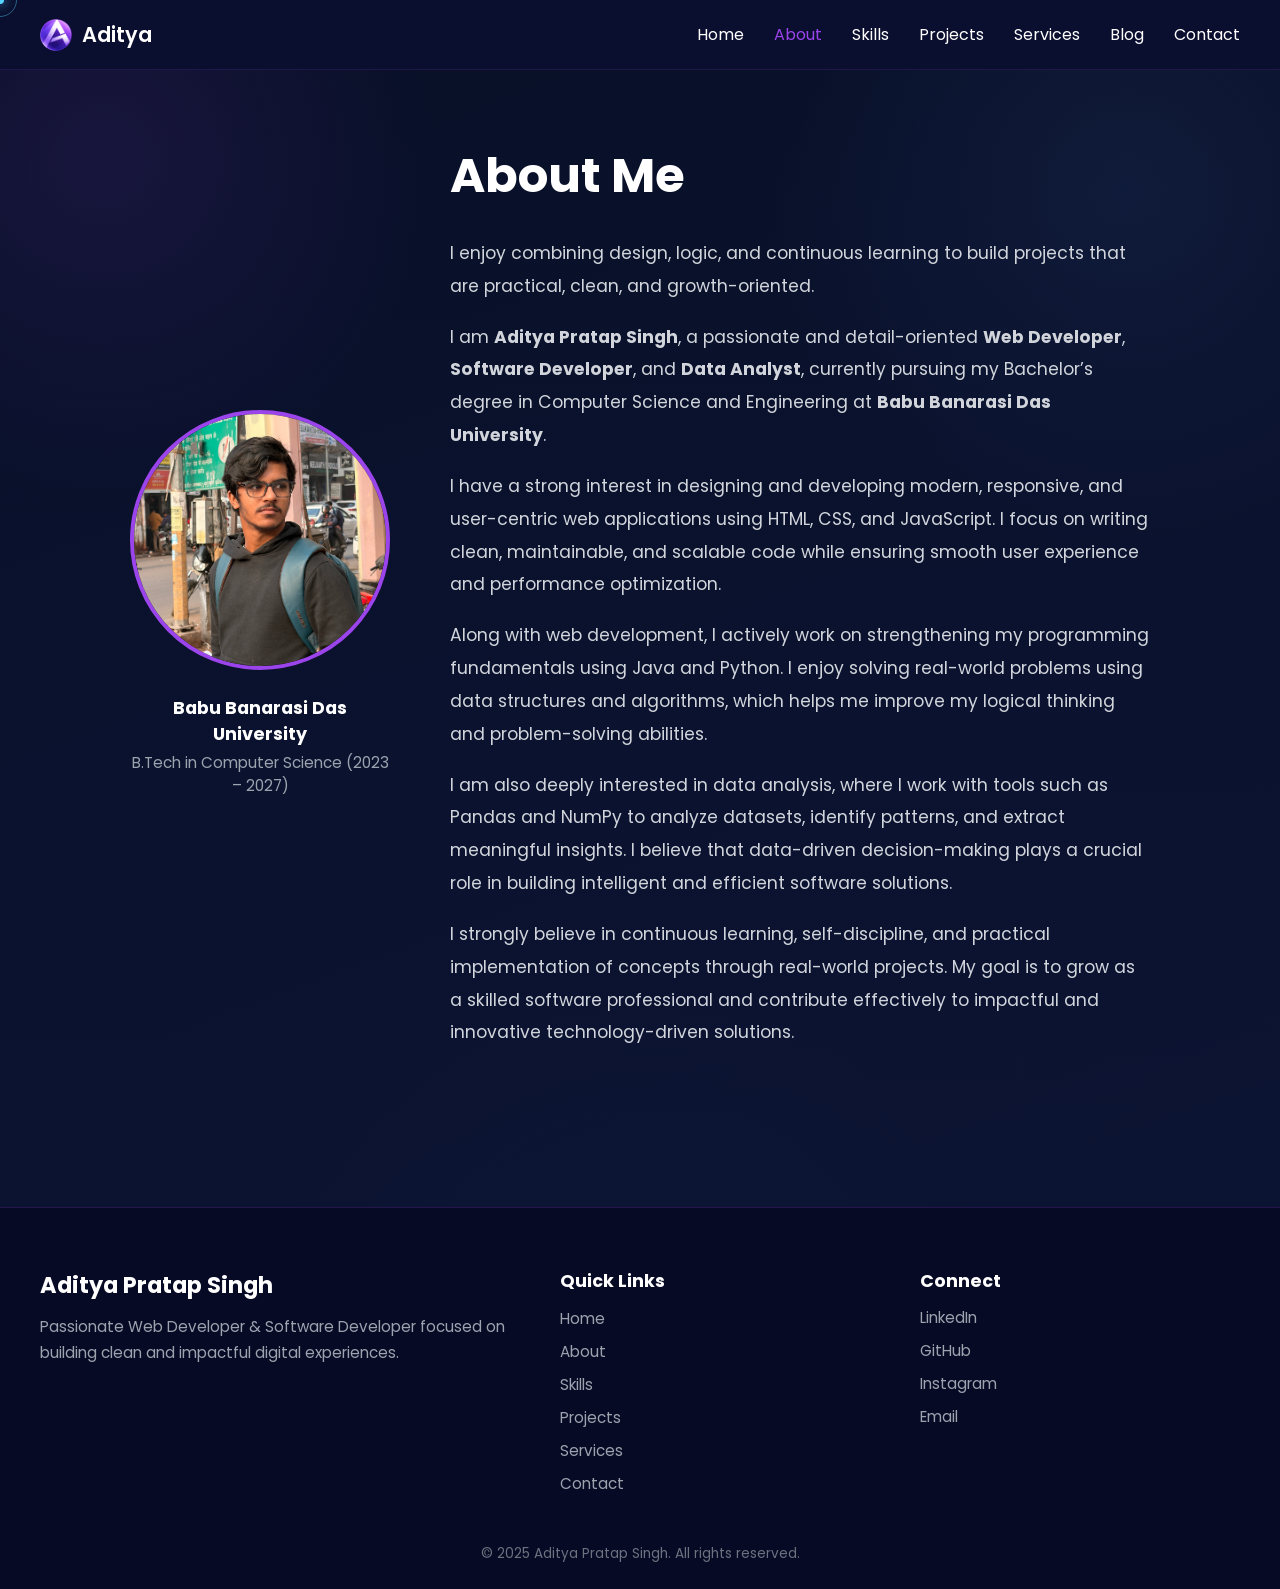
<file: about.html>
<!DOCTYPE html>
<html lang="en">
<head>
  <meta charset="UTF-8">
  <meta name="viewport" content="width=device-width, initial-scale=1.0">
  <title>About Me | Aditya</title>
  <meta name="description" content="Learn more about Aditya Pratap Singh, a Computer Science student focused on web development, software engineering, AI projects, and data analysis.">
  <link href="https://fonts.googleapis.com/css2?family=Poppins:wght@400;600;700&display=swap" rel="stylesheet">
  <link rel="stylesheet" href="style.css">
  <style>
 
/* ===== SCROLL REVEAL ===== */
.reveal {
  opacity: 0;
  transform: translateY(60px);
  transition: all 0.9s ease;
}

.reveal.active {
  opacity: 1;
  transform: translateY(0);
}
/* ===== CUSTOM CURSOR (SAFE) ===== */

@media (hover: hover) and (pointer: fine) {
  html, body {
    cursor: none;
  }
}

    .cursor-dot {
      position: fixed;
      width: 8px;
      height: 8px;
      background: #56d6ff;
      border-radius: 50%;
      pointer-events: none;
      transform: translate(-50%, -50%);
      z-index: 9999;
      box-shadow: 0 0 12px rgba(86, 214, 255, 0.85);
      transition: transform 0.08s ease, width 0.2s ease, height 0.2s ease, background 0.2s ease;
    }
    .cursor-ring {
      width: 34px;
      height: 34px;
      border: 1.5px solid rgba(86, 214, 255, 0.42);
      border-radius: 50%;
      position: fixed;
      pointer-events: none;
      transform: translate(-50%, -50%);
      z-index: 9998;
      transition: transform 0.18s ease, width 0.28s ease, height 0.28s ease, border-color 0.2s ease;
    }
    .cursor-dot.hover {
      width: 16px;
      height: 16px;
      background: #5cf0b2;
      box-shadow: 0 0 18px rgba(92, 240, 178, 0.75);
    }
    .cursor-ring.hover {
      width: 54px;
      height: 54px;
      border-color: rgba(92, 240, 178, 0.35);
    }

    @media (max-width: 768px) {
      .skills-title {
        font-size: 2.2rem;
      }
    }

    @media (hover: none), (pointer: coarse) {
      .cursor-dot, .cursor-ring {
        display: none;
      }
    }

/* ================= FOOTER ================= */

.footer {
  background: #070a24;
  color: #d1d5db;
  padding: 60px 40px 25px;
  border-top: 1px solid rgba(155, 68, 236, 0.2);
}

.footer-container {
  max-width: 1200px;
  margin: auto;
  display: grid;
  grid-template-columns: 1.5fr 1fr 1fr;
  gap: 40px;
}

/* LEFT */
.footer-left h3 {
  color: white;
  font-size: 1.4rem;
  margin-bottom: 12px;
}

.footer-left p {
  font-size: 0.95rem;
  line-height: 1.7;
  color: #9ca3af;
}

/* CENTER */
.footer-links h4,
.footer-social h4 {
  font-size: 1.1rem;
  margin-bottom: 12px;
  color: white;
}

.footer-links ul {
  list-style: none;
}

.footer-links ul li {
  margin-bottom: 8px;
}

.footer-links ul li a {
  text-decoration: none;
  color: #9ca3af;
  font-size: 0.95rem;
  transition: 0.3s;
}

.footer-links ul li a:hover {
  color: #9b44ec;
  padding-left: 4px;
}

/* RIGHT */
.social-icons {
  display: flex;
  flex-direction: column;
  gap: 10px;
}

.social-icons a {
  text-decoration: none;
  color: #9ca3af;
  font-size: 0.95rem;
  transition: 0.3s;
}

.social-icons a:hover {
  color: #9b44ec;
}

/* BOTTOM */
.footer-bottom {
  margin-top: 40px;
  text-align: center;
  font-size: 0.85rem;
  color: #6b7280;
}

/* RESPONSIVE */
@media (max-width: 900px) {
  .footer-container {
    grid-template-columns: 1fr;
    text-align: center;
  }

  .social-icons {
    align-items: center;
  }
}
  .logo a {
  color: white;          /* text white */
  text-decoration: none; /* underline remove */
}
.logo a:hover {
  color: #9b44ec;
}
.logo-link {
  display: flex;
  align-items: center;
  gap: 10px;
  text-decoration: none;
}

.logo-text {
  color: white;
  font-size: 1.3rem;
  font-weight: 600;
  transition: color 0.3s ease;
}

/* 🔥 HOVER WORKING FIX */
.logo-link:hover .logo-text {
  color: #9b44ec;
}

.logo-img {
  width: 32px;
  height: 32px;
  border-radius: 50%;
  object-fit: cover;
}



  </style>
</head>

<body>


<!-- NAVBAR (SAME AS HOME) -->
<!-- NAVBAR -->
<nav class="navbar">
 <div class="logo">
  <a href="index.html" class="logo-link">
    <img src="logo.png" alt="logo" class="logo-img">
    <span class="logo-text">Aditya</span>
  </a>
</div>



  <ul class="nav-links">
    <li><a href="index.html">Home</a></li>
    <li><a href="about.html" class="active">About</a></li>
    <li><a href="skills.html">Skills</a></li>
    <li><a href="projects.html">Projects</a></li>
    <li><a href="services.html">Services</a></li>
    <li><a href="blog.html">Blog</a></li>
    <li><a href="contact.html">Contact</a></li>
  </ul>

  <div class="hamburger" onclick="toggleMenu()">
    <span></span>
    <span></span>
    <span></span>
  </div>
</nav>


<!-- ABOUT DETAIL SECTION -->
<section class="about-page">
  <div class="about-container ">

    <!-- LEFT IMAGE -->
    <div class="about-image">
      <img src="aps.JPG" alt="Aditya Pratap Singh">
      <h4 class="reveal" >Babu Banarasi Das University</h4>
      <p class="reveal">B.Tech in Computer Science (2023 – 2027)</p>
    </div>

    <!-- RIGHT CONTENT -->
    <div class="about-content">
  <h2 class="reveal">About Me</h2>
  <p class="reveal">
    I enjoy combining design, logic, and continuous learning to build projects that are practical, clean, and growth-oriented.
  </p>

  <p class="reveal">
    I am <strong>Aditya Pratap Singh</strong>, a passionate and detail-oriented
    <strong>Web Developer</strong>, <strong>Software Developer</strong>, and
    <strong>Data Analyst</strong>, currently pursuing my Bachelor’s degree in
    Computer Science and Engineering at
    <strong>Babu Banarasi Das University</strong>.
  </p>

  <p class="reveal">
    I have a strong interest in designing and developing modern, responsive,
    and user-centric web applications using HTML, CSS, and JavaScript.
    I focus on writing clean, maintainable, and scalable code while ensuring
    smooth user experience and performance optimization.
  </p>

  <p class="reveal">
    Along with web development, I actively work on strengthening my programming
    fundamentals using Java and Python. I enjoy solving real-world problems
    using data structures and algorithms, which helps me improve my logical
    thinking and problem-solving abilities.
  </p>

  <p class="reveal">
    I am also deeply interested in data analysis, where I work with tools such
    as Pandas and NumPy to analyze datasets, identify patterns, and extract
    meaningful insights. I believe that data-driven decision-making plays a
    crucial role in building intelligent and efficient software solutions.
  </p>

  <p class="reveal">
    I strongly believe in continuous learning, self-discipline, and practical
    implementation of concepts through real-world projects. My goal is to grow
    as a skilled software professional and contribute effectively to impactful
    and innovative technology-driven solutions.
  </p>

  
</div>

</section>
<!-- ================= FOOTER ================= -->
<footer class="footer">
  <div class="footer-container">

    <!-- LEFT -->
    <div class="footer-left">
      <h3>Aditya Pratap Singh</h3>
      <p>
        Passionate Web Developer & Software Developer  
        focused on building clean and impactful digital experiences.
      </p>
    </div>

    <!-- CENTER -->
    <div class="footer-links">
      <h4>Quick Links</h4>
      <ul>
        <li><a href="index.html">Home</a></li>
        <li><a href="about.html">About</a></li>
        <li><a href="skills.html">Skills</a></li>
        <li><a href="projects.html">Projects</a></li>
        <li><a href="services.html">Services</a></li>
        <li><a href="contact.html">Contact</a></li>
      </ul>
    </div>

    <!-- RIGHT -->
    <div class="footer-social">
      <h4>Connect</h4>
      <div class="social-icons">
        <a href="https://www.linkedin.com/in/aditya-pratap-singh-2380bb29a/" target="_blank" rel="noopener noreferrer">LinkedIn</a>
        <a href="https://github.com/Adityaps18" target="_blank" rel="noopener noreferrer">GitHub</a>
        <a href="https://www.instagram.com/aditya_18ps/?__pwa=1" target="_blank" rel="noopener noreferrer">Instagram</a>
        <a href="mailto:pratapsinghaditya380@gmail.com">Email</a>
      </div>
    </div>

  </div>

  <div class="footer-bottom">
    © 2025 Aditya Pratap Singh. All rights reserved.
  </div>
</footer>

<script>
  function toggleMenu() {
    document.querySelector('.nav-links').classList.toggle('active');
  }
</script>
<script>
  const reveals = document.querySelectorAll('.reveal');

  function revealOnScroll() {
    const windowHeight = window.innerHeight;

    reveals.forEach(el => {
      const elementTop = el.getBoundingClientRect().top;
      const revealPoint = 120;

      if (elementTop < windowHeight - revealPoint) {
        el.classList.add('active');
      }
    });
  }

  window.addEventListener('scroll', revealOnScroll);
  revealOnScroll();
</script>
<!-- CURSOR -->
<div class="cursor-dot"></div>
<div class="cursor-ring"></div>

<!-- CURSOR SCRIPT -->
<script>
  const cursor = document.querySelector('.cursor-dot');
  const cursorRing = document.querySelector('.cursor-ring');
  let mouseX = 0;
  let mouseY = 0;
  let ringX = 0;
  let ringY = 0;

  document.addEventListener('mousemove', (e) => {
    mouseX = e.clientX;
    mouseY = e.clientY;
    cursor.style.left = mouseX + 'px';
    cursor.style.top = mouseY + 'px';
  });

  (function animateRing() {
    ringX += (mouseX - ringX) * 0.16;
    ringY += (mouseY - ringY) * 0.16;
    cursorRing.style.left = ringX + 'px';
    cursorRing.style.top = ringY + 'px';
    requestAnimationFrame(animateRing);
  })();

  document.querySelectorAll('a, button, .about-image img, .contact-item, .skill-card, .project-card').forEach(el => {
    el.addEventListener('mouseenter', () => {
      cursor.classList.add('hover');
      cursorRing.classList.add('hover');
    });
    el.addEventListener('mouseleave', () => {
      cursor.classList.remove('hover');
      cursorRing.classList.remove('hover');
    });
  });
</script>



</body>
</html>
</file>
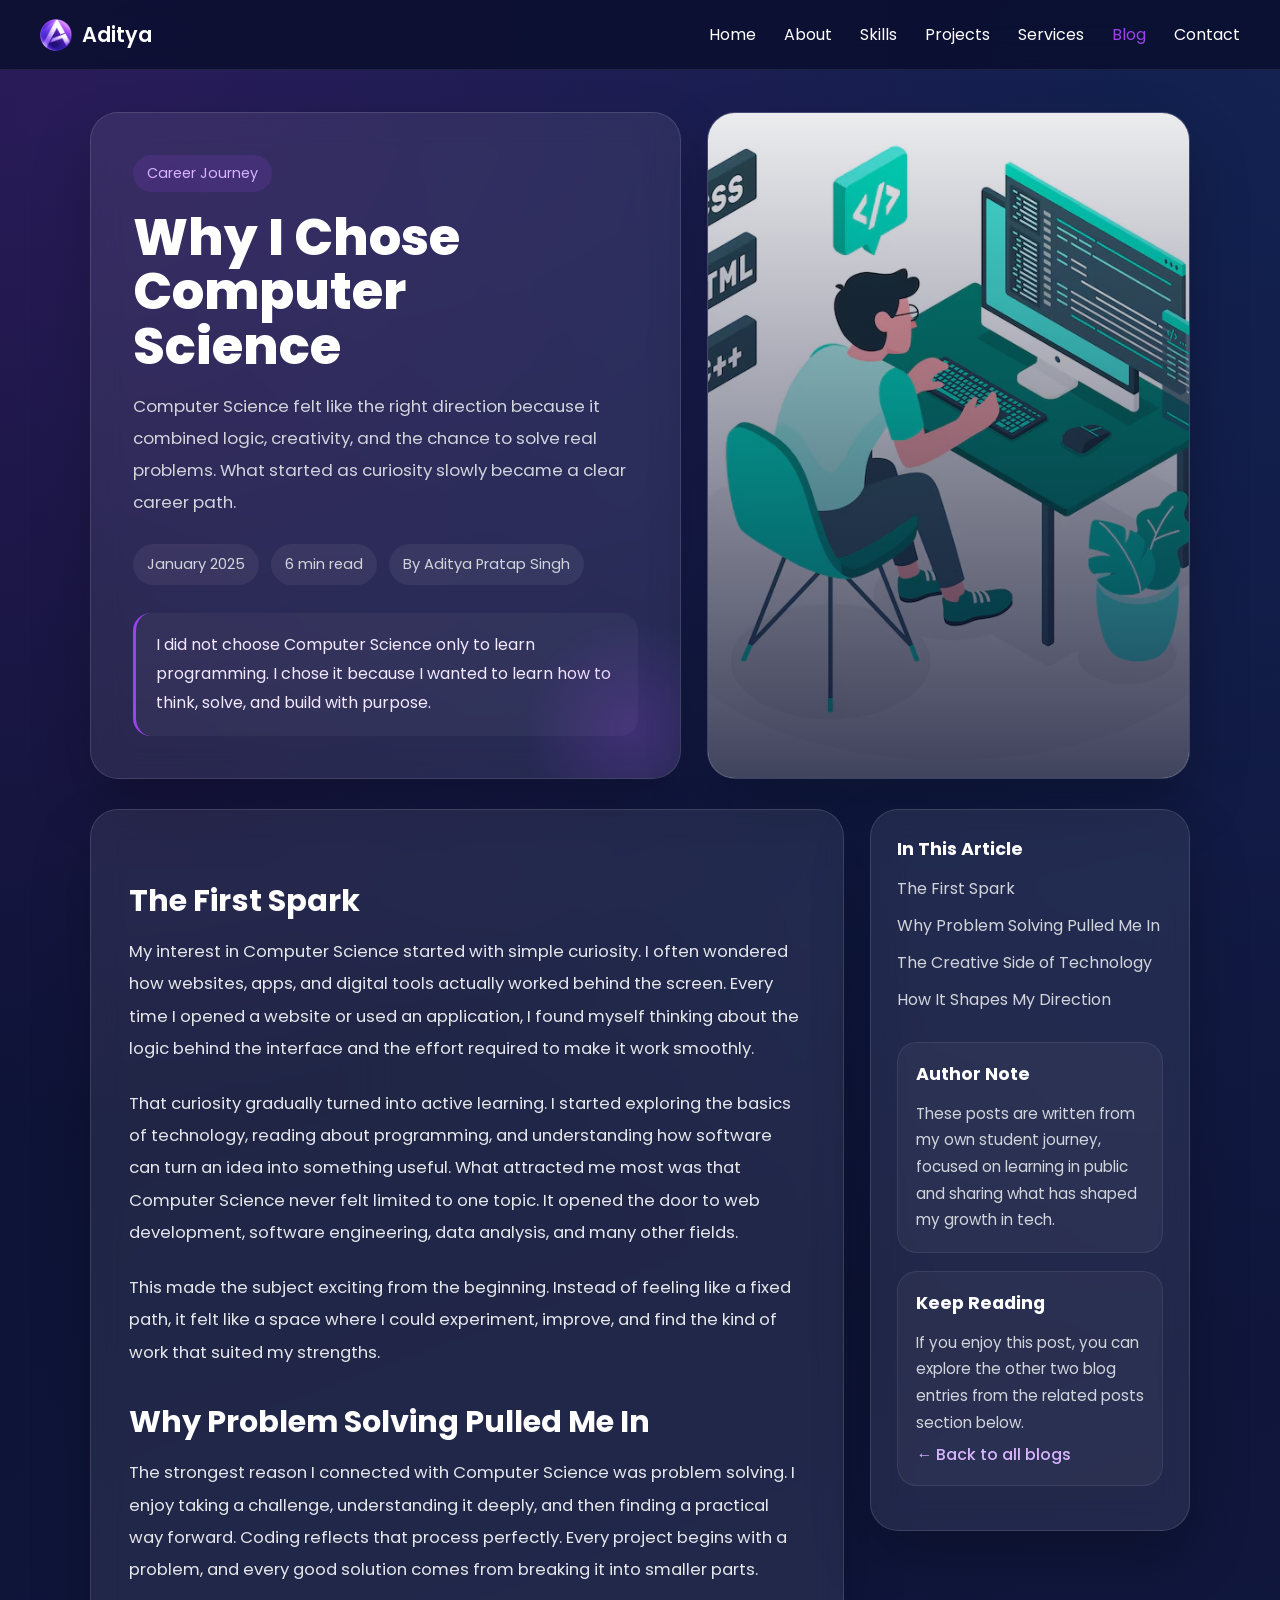
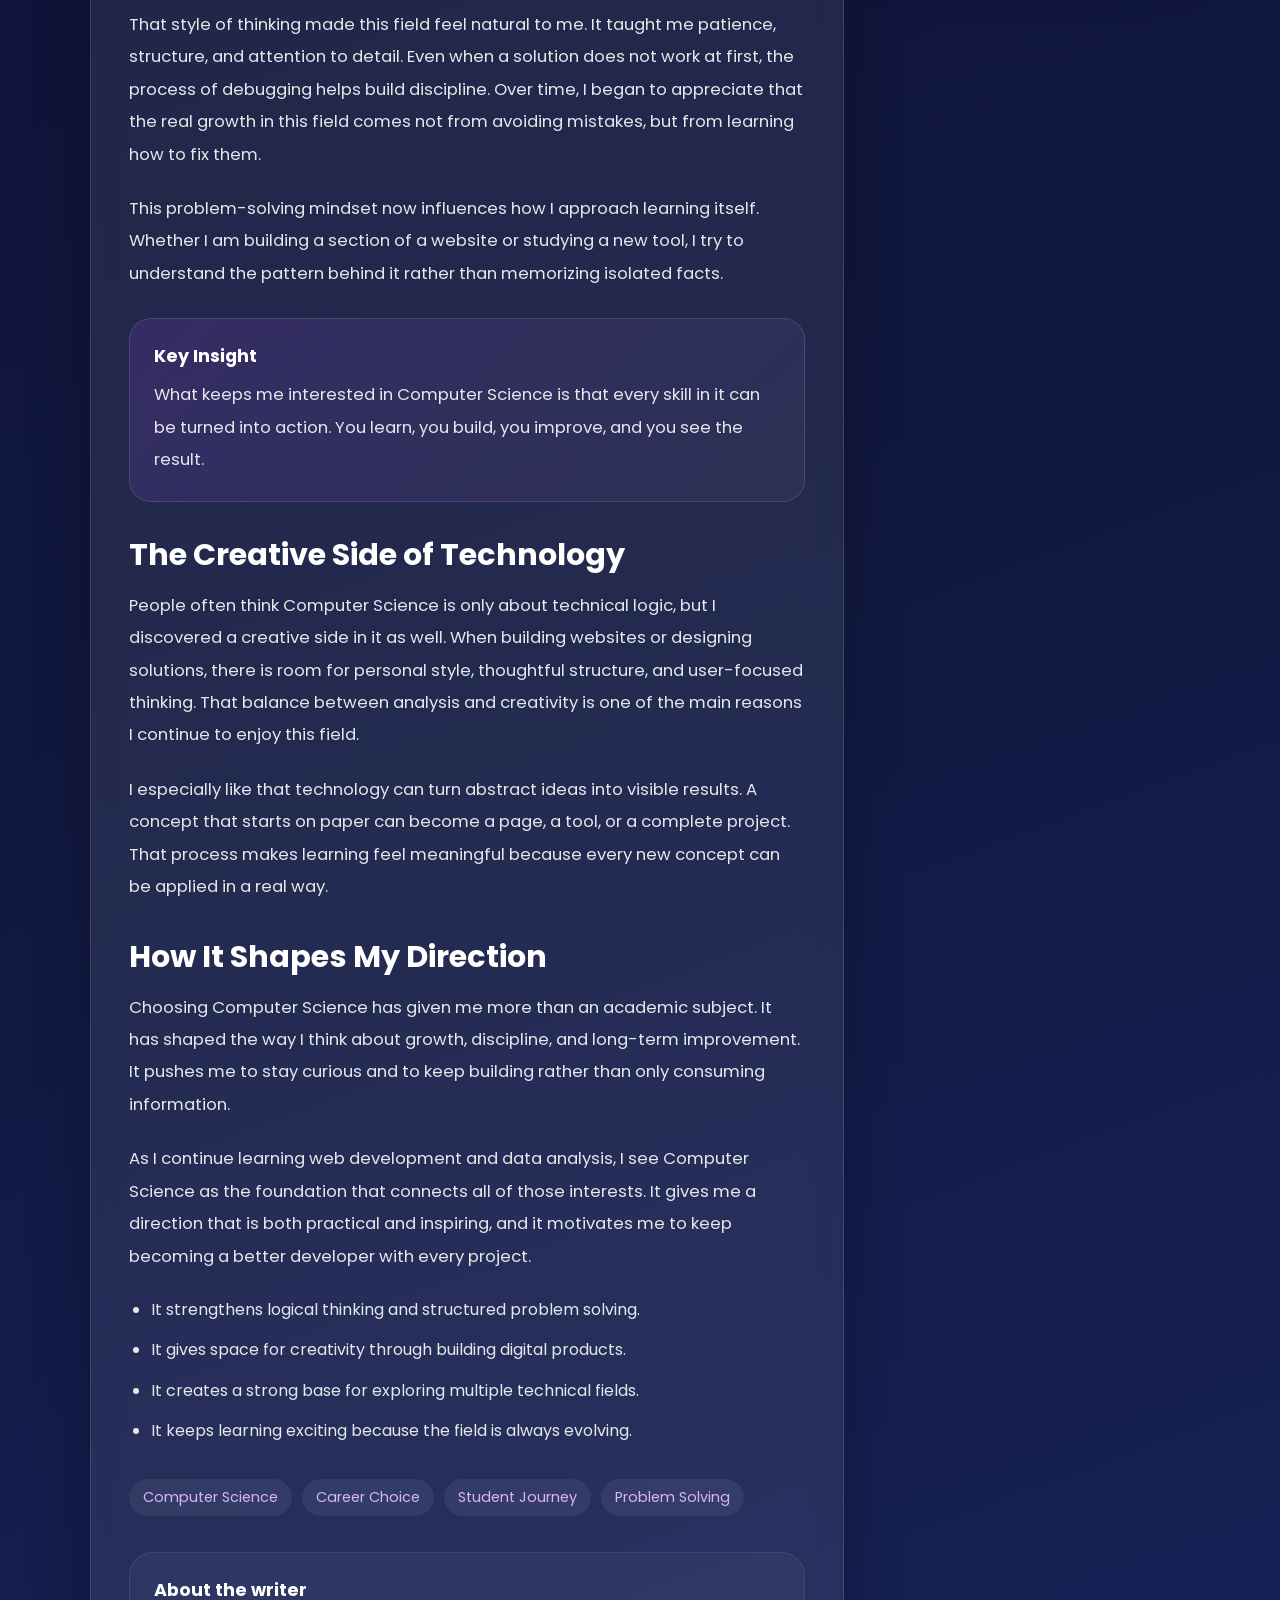
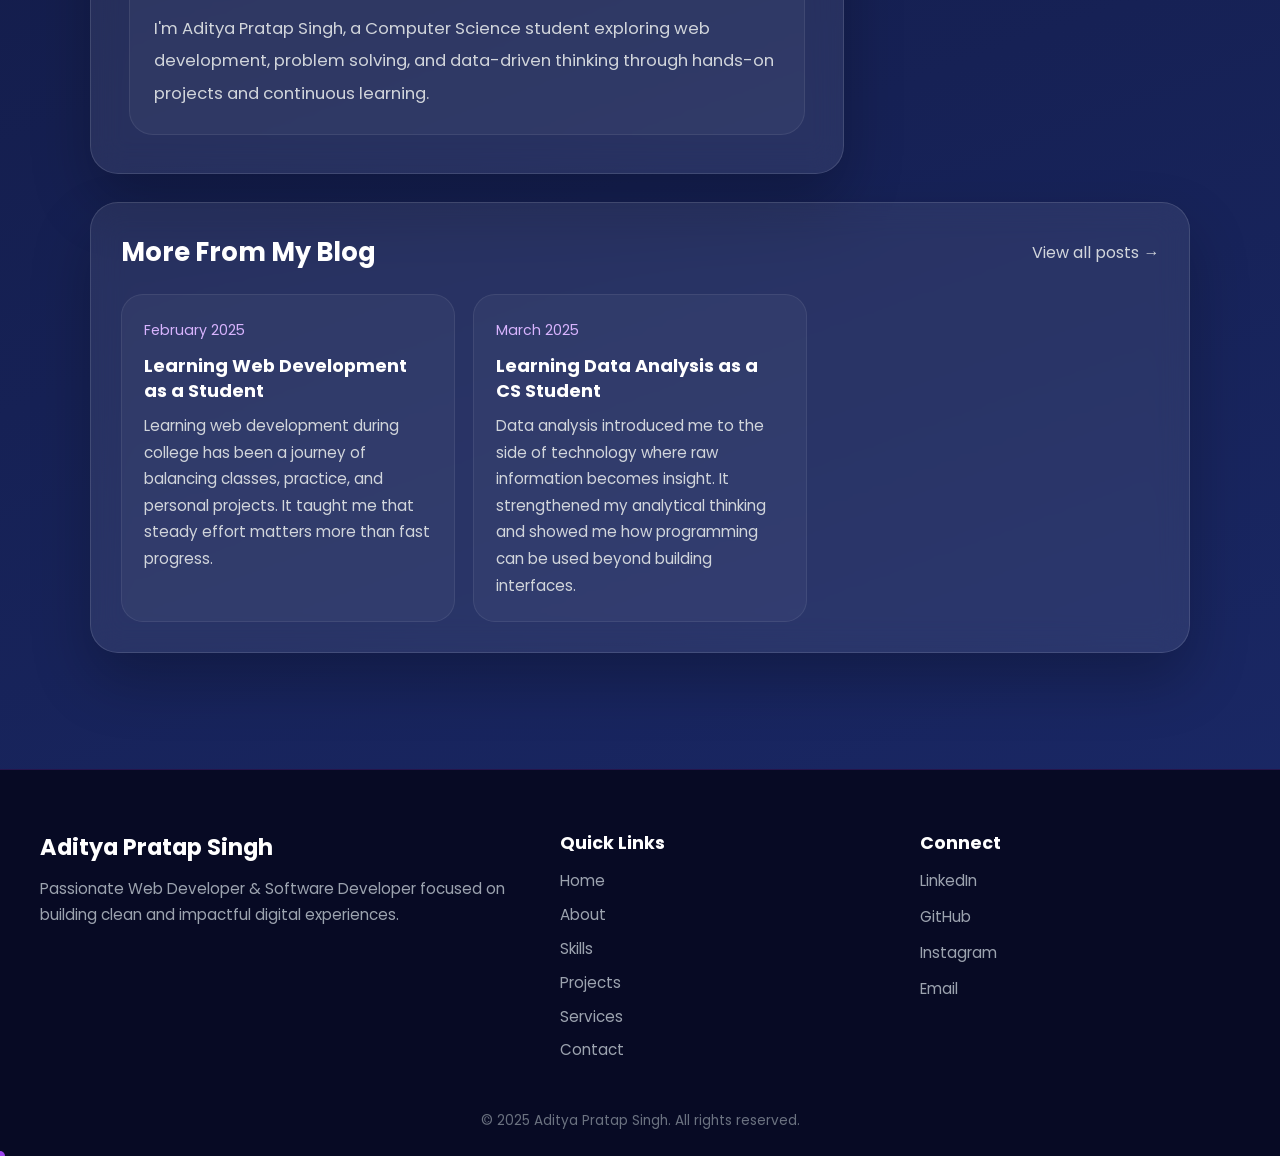
<file: blog-detail.html>
<!DOCTYPE html>
<html lang="en">
<head>
  <meta charset="UTF-8">
  <meta name="viewport" content="width=device-width, initial-scale=1.0">
  <title>Blog Details | Aditya</title>
  <meta name="description" content="Detailed blog articles by Aditya Pratap Singh covering computer science, web development, and data analysis from a student builder perspective.">
  <link href="https://fonts.googleapis.com/css2?family=Poppins:wght@400;500;600;700;800&display=swap" rel="stylesheet">
  <style>
    * { margin: 0; padding: 0; box-sizing: border-box; }
    :root {
      --bg-primary: #0b0f2f;
      --bg-secondary: #11183f;
      --bg-accent: #1b2a6b;
      --card-bg: rgba(255, 255, 255, 0.08);
      --card-border: rgba(255, 255, 255, 0.12);
      --text-main: #ffffff;
      --text-soft: #d1d5db;
      --text-muted: #9ca3af;
      --accent: #9b44ec;
      --accent-soft: #d8b4fe;
      --shadow: 0 28px 60px rgba(0, 0, 0, 0.24);
    }
    html { scroll-behavior: smooth; }
    @media (hover: hover) and (pointer: fine) {
      html, body { cursor: none; }
    }
    body {
      font-family: "Poppins", sans-serif;
      background:
        radial-gradient(circle at top left, rgba(155, 68, 236, 0.22), transparent 25%),
        radial-gradient(circle at top right, rgba(57, 127, 255, 0.16), transparent 30%),
        linear-gradient(160deg, var(--bg-primary), var(--bg-secondary) 50%, var(--bg-accent));
      color: var(--text-main);
    }
    .navbar {
      position: fixed; top: 0; width: 100%; height: 70px; background: rgba(11, 15, 47, 0.88);
      backdrop-filter: blur(14px); display: flex; align-items: center; justify-content: space-between;
      padding: 0 40px; z-index: 1000; border-bottom: 1px solid rgba(255, 255, 255, 0.08);
    }
    .logo-link { display: flex; align-items: center; gap: 10px; text-decoration: none; }
    .logo-img { width: 32px; height: 32px; border-radius: 50%; object-fit: cover; }
    .logo-text { color: white; font-size: 1.3rem; font-weight: 600; transition: color 0.3s ease; }
    .logo-link:hover .logo-text { color: var(--accent); }
    .nav-links { list-style: none; display: flex; gap: 28px; align-items: center; }
    .nav-links a { text-decoration: none; color: white; font-size: 1rem; transition: color 0.3s ease; }
    .nav-links a.active, .nav-links a:hover { color: var(--accent); }
    .page-shell { padding: 112px 7% 70px; }
    .article-hero {
      max-width: 1200px; margin: 0 auto 30px; display: grid; grid-template-columns: 1.1fr 0.9fr;
      gap: 26px; align-items: stretch;
    }
    .hero-copy, .hero-visual, .article-main, .article-aside, .related-posts {
      background: var(--card-bg); border: 1px solid var(--card-border); box-shadow: var(--shadow); backdrop-filter: blur(16px);
    }
    .hero-copy { border-radius: 28px; padding: 42px; position: relative; overflow: hidden; }
    .hero-copy::before {
      content: ""; position: absolute; inset: auto -60px -60px auto; width: 220px; height: 220px;
      background: radial-gradient(circle, rgba(155, 68, 236, 0.22), transparent 70%); pointer-events: none;
    }
    .eyebrow {
      display: inline-flex; align-items: center; gap: 10px; padding: 8px 14px; border-radius: 999px;
      background: rgba(155, 68, 236, 0.14); color: var(--accent-soft); font-size: 0.9rem; margin-bottom: 18px;
    }
    .hero-title { font-size: clamp(2.3rem, 4vw, 4.1rem); line-height: 1.06; font-weight: 800; margin-bottom: 18px; max-width: 11ch; }
    .hero-summary { color: var(--text-soft); font-size: 1.05rem; line-height: 1.9; max-width: 58ch; margin-bottom: 26px; }
    .meta-row { display: flex; flex-wrap: wrap; gap: 12px; margin-bottom: 28px; }
    .meta-pill { padding: 10px 14px; border-radius: 999px; background: rgba(255, 255, 255, 0.06); color: var(--text-soft); font-size: 0.92rem; }
    .lead-quote {
      padding: 18px 20px; border-left: 3px solid var(--accent); background: rgba(255, 255, 255, 0.04);
      border-radius: 18px; color: #f3e8ff; line-height: 1.8; font-size: 1rem;
    }
    .hero-visual { border-radius: 28px; overflow: hidden; min-height: 100%; position: relative; }
    .hero-visual img { width: 100%; height: 100%; min-height: 520px; object-fit: cover; display: block; }
    .hero-visual::after {
      content: ""; position: absolute; inset: 0;
      background: linear-gradient(to top, rgba(11, 15, 47, 0.78), rgba(11, 15, 47, 0.08)); pointer-events: none;
    }
    .content-grid { max-width: 1200px; margin: 0 auto; display: grid; grid-template-columns: minmax(0, 1fr) 320px; gap: 26px; align-items: start; }
    .article-main { border-radius: 28px; padding: 38px; }
    .article-main p { color: #e5e7eb; font-size: 1.04rem; line-height: 1.95; margin-bottom: 22px; }
    .article-main h2 { font-size: 1.9rem; margin: 34px 0 16px; line-height: 1.25; }
    .article-main ul { margin: 0 0 24px 22px; color: #e5e7eb; line-height: 1.9; }
    .article-main li { margin-bottom: 10px; }
    .section-anchor { scroll-margin-top: 100px; }
    .insight-box {
      margin: 28px 0; padding: 24px; border-radius: 22px; background: linear-gradient(135deg, rgba(155, 68, 236, 0.16), rgba(255, 255, 255, 0.04));
      border: 1px solid rgba(216, 180, 254, 0.16);
    }
    .insight-box h3 { font-size: 1.1rem; margin-bottom: 10px; }
    .insight-box p { margin-bottom: 0; }
    .tags { display: flex; flex-wrap: wrap; gap: 10px; margin-top: 32px; }
    .tag { padding: 8px 14px; border-radius: 999px; background: rgba(255, 255, 255, 0.06); color: var(--accent-soft); font-size: 0.9rem; }
    .author-box {
      margin-top: 36px; padding: 24px; border-radius: 24px; background: rgba(255, 255, 255, 0.04);
      border: 1px solid rgba(255, 255, 255, 0.08);
    }
    .author-box h3 { font-size: 1.1rem; margin-bottom: 10px; }
    .author-box p { margin-bottom: 0; color: var(--text-soft); }
    .article-aside { border-radius: 28px; padding: 26px; position: sticky; top: 96px; }
    .aside-title { font-size: 1.1rem; margin-bottom: 14px; }
    .toc { list-style: none; margin-bottom: 30px; }
    .toc li + li { margin-top: 12px; }
    .toc a, .back-link, .related-link { text-decoration: none; color: var(--text-soft); transition: color 0.3s ease, transform 0.3s ease; }
    .toc a:hover, .back-link:hover, .related-link:hover { color: white; transform: translateX(3px); }
    .mini-card {
      padding: 18px; border-radius: 20px; background: rgba(255, 255, 255, 0.04);
      border: 1px solid rgba(255, 255, 255, 0.08); margin-bottom: 18px;
    }
    .mini-card p { color: var(--text-soft); line-height: 1.75; font-size: 0.95rem; }
    .back-link { display: inline-flex; margin-top: 6px; font-weight: 500; color: var(--accent-soft); }
    .related-posts { max-width: 1200px; margin: 28px auto 0; border-radius: 28px; padding: 30px; }
    .related-header { display: flex; justify-content: space-between; align-items: center; gap: 16px; margin-bottom: 22px; }
    .related-header h2 { font-size: 1.6rem; }
    .related-grid { display: grid; grid-template-columns: repeat(3, minmax(0, 1fr)); gap: 18px; }
    .related-card {
      display: block; padding: 22px; border-radius: 22px; background: rgba(255, 255, 255, 0.04);
      border: 1px solid rgba(255, 255, 255, 0.08); text-decoration: none;
      transition: transform 0.3s ease, border-color 0.3s ease, box-shadow 0.3s ease;
    }
    .related-card:hover { transform: translateY(-6px); border-color: rgba(216, 180, 254, 0.24); box-shadow: 0 18px 30px rgba(0, 0, 0, 0.18); }
    .related-card span { display: inline-block; margin-bottom: 12px; color: var(--accent-soft); font-size: 0.88rem; }
    .related-card h3 { color: white; font-size: 1.12rem; line-height: 1.4; margin-bottom: 10px; }
    .related-card p { color: var(--text-soft); line-height: 1.75; font-size: 0.95rem; }
    .footer {
      background: #070a24; color: #d1d5db; padding: 60px 40px 25px; border-top: 1px solid rgba(155, 68, 236, 0.2);
      margin-top: 46px;
    }
    .footer-container { max-width: 1200px; margin: auto; display: grid; grid-template-columns: 1.5fr 1fr 1fr; gap: 40px; }
    .footer-left h3 { color: white; font-size: 1.4rem; margin-bottom: 12px; }
    .footer-left p, .footer-links ul li a, .social-icons a {
      font-size: 0.95rem; line-height: 1.7; color: #9ca3af; text-decoration: none; transition: 0.3s;
    }
    .footer-links h4, .footer-social h4 { font-size: 1.1rem; margin-bottom: 12px; color: white; }
    .footer-links ul { list-style: none; }
    .footer-links ul li { margin-bottom: 8px; }
    .footer-links ul li a:hover, .social-icons a:hover { color: var(--accent); }
    .social-icons { display: flex; flex-direction: column; gap: 10px; }
    .footer-bottom { margin-top: 40px; text-align: center; font-size: 0.85rem; color: #6b7280; }
    .cursor-dot {
      position: fixed; width: 10px; height: 10px; background: var(--accent); border-radius: 50%;
      pointer-events: none; transform: translate(-50%, -50%); z-index: 9999;
      transition: transform 0.15s ease, background 0.15s ease;
    }
    .reveal { opacity: 0; transform: translateY(60px); transition: all 0.8s ease; }
    .reveal.active { opacity: 1; transform: translateY(0); }
    @media (max-width: 1080px) {
      .article-hero, .content-grid { grid-template-columns: 1fr; }
      .hero-visual img { min-height: 340px; }
      .article-aside { position: static; }
      .related-grid { grid-template-columns: 1fr; }
    }
    @media (max-width: 768px) {
      .navbar {
        padding: 14px 18px; height: auto; min-height: 70px; flex-wrap: wrap; gap: 12px;
      }
      .nav-links { gap: 14px; flex-wrap: wrap; }
      .page-shell { padding: 130px 5% 50px; }
      .hero-copy, .article-main, .article-aside, .related-posts { padding: 22px; }
      .hero-title { max-width: none; }
      .footer-container { grid-template-columns: 1fr; text-align: center; }
      .social-icons { align-items: center; }
    }
  </style>
</head>
<body>
  <nav class="navbar">
    <div class="logo">
      <a href="index.html" class="logo-link">
        <img src="logo.png" alt="logo" class="logo-img">
        <span class="logo-text">Aditya</span>
      </a>
    </div>
    <ul class="nav-links">
      <li><a href="index.html">Home</a></li>
      <li><a href="about.html">About</a></li>
      <li><a href="skills.html">Skills</a></li>
      <li><a href="projects.html">Projects</a></li>
      <li><a href="services.html">Services</a></li>
      <li><a href="blog.html" class="active">Blog</a></li>
      <li><a href="contact.html">Contact</a></li>
    </ul>
  </nav>

  <main class="page-shell">
    <section class="article-hero reveal">
      <div class="hero-copy">
        <div class="eyebrow" id="article-category">Featured Story</div>
        <h1 class="hero-title" id="article-title"></h1>
        <p class="hero-summary" id="article-summary"></p>
        <div class="meta-row">
          <span class="meta-pill" id="article-date"></span>
          <span class="meta-pill" id="article-read-time"></span>
          <span class="meta-pill">By Aditya Pratap Singh</span>
        </div>
        <div class="lead-quote" id="article-quote"></div>
      </div>

      <div class="hero-visual">
        <img src="web.avif" alt="" id="article-image">
      </div>
    </section>

    <section class="content-grid">
      <article class="article-main reveal" id="article-main"></article>

      <aside class="article-aside reveal">
        <h2 class="aside-title">In This Article</h2>
        <ul class="toc" id="article-toc"></ul>

        <div class="mini-card">
          <h3 class="aside-title">Author Note</h3>
          <p>
            These posts are written from my own student journey, focused on learning in public and sharing what has shaped my growth in tech.
          </p>
        </div>

        <div class="mini-card">
          <h3 class="aside-title">Keep Reading</h3>
          <p>
            If you enjoy this post, you can explore the other two blog entries from the related posts section below.
          </p>
          <a href="blog.html" class="back-link">&larr; Back to all blogs</a>
        </div>
      </aside>
    </section>

    <section class="related-posts reveal">
      <div class="related-header">
        <h2>More From My Blog</h2>
        <a href="blog.html" class="related-link">View all posts &rarr;</a>
      </div>
      <div class="related-grid" id="related-grid"></div>
    </section>
  </main>

  <footer class="footer">
    <div class="footer-container">
      <div class="footer-left">
        <h3>Aditya Pratap Singh</h3>
        <p>
          Passionate Web Developer & Software Developer focused on building clean and impactful digital experiences.
        </p>
      </div>
      <div class="footer-links">
        <h4>Quick Links</h4>
        <ul>
          <li><a href="index.html">Home</a></li>
          <li><a href="about.html">About</a></li>
          <li><a href="skills.html">Skills</a></li>
          <li><a href="projects.html">Projects</a></li>
          <li><a href="services.html">Services</a></li>
          <li><a href="contact.html">Contact</a></li>
        </ul>
      </div>
      <div class="footer-social">
        <h4>Connect</h4>
        <div class="social-icons">
          <a href="https://www.linkedin.com/in/aditya-pratap-singh-2380bb29a/" target="_blank" rel="noopener noreferrer">LinkedIn</a>
          <a href="https://github.com/Adityaps18" target="_blank" rel="noopener noreferrer">GitHub</a>
          <a href="https://www.instagram.com/aditya_18ps/?__pwa=1" target="_blank" rel="noopener noreferrer">Instagram</a>
          <a href="mailto:pratapsinghaditya380@gmail.com">Email</a>
        </div>
      </div>
    </div>
    <div class="footer-bottom">&copy; 2025 Aditya Pratap Singh. All rights reserved.</div>
  </footer>

  <div class="cursor-dot"></div>
  <script>
    const posts = {
      "cs-journey": {
        category: "Career Journey",
        title: "Why I Chose Computer Science",
        date: "January 2025",
        readTime: "6 min read",
        image: "web.avif",
        summary: "Computer Science felt like the right direction because it combined logic, creativity, and the chance to solve real problems. What started as curiosity slowly became a clear career path.",
        quote: "I did not choose Computer Science only to learn programming. I chose it because I wanted to learn how to think, solve, and build with purpose.",
        sections: [
          {
            id: "spark",
            title: "The First Spark",
            paragraphs: [
              "My interest in Computer Science started with simple curiosity. I often wondered how websites, apps, and digital tools actually worked behind the screen. Every time I opened a website or used an application, I found myself thinking about the logic behind the interface and the effort required to make it work smoothly.",
              "That curiosity gradually turned into active learning. I started exploring the basics of technology, reading about programming, and understanding how software can turn an idea into something useful. What attracted me most was that Computer Science never felt limited to one topic. It opened the door to web development, software engineering, data analysis, and many other fields.",
              "This made the subject exciting from the beginning. Instead of feeling like a fixed path, it felt like a space where I could experiment, improve, and find the kind of work that suited my strengths."
            ]
          },
          {
            id: "problem-solving",
            title: "Why Problem Solving Pulled Me In",
            paragraphs: [
              "The strongest reason I connected with Computer Science was problem solving. I enjoy taking a challenge, understanding it deeply, and then finding a practical way forward. Coding reflects that process perfectly. Every project begins with a problem, and every good solution comes from breaking it into smaller parts.",
              "That style of thinking made this field feel natural to me. It taught me patience, structure, and attention to detail. Even when a solution does not work at first, the process of debugging helps build discipline. Over time, I began to appreciate that the real growth in this field comes not from avoiding mistakes, but from learning how to fix them.",
              "This problem-solving mindset now influences how I approach learning itself. Whether I am building a section of a website or studying a new tool, I try to understand the pattern behind it rather than memorizing isolated facts."
            ],
            insight: "What keeps me interested in Computer Science is that every skill in it can be turned into action. You learn, you build, you improve, and you see the result."
          },
          {
            id: "creative-side",
            title: "The Creative Side of Technology",
            paragraphs: [
              "People often think Computer Science is only about technical logic, but I discovered a creative side in it as well. When building websites or designing solutions, there is room for personal style, thoughtful structure, and user-focused thinking. That balance between analysis and creativity is one of the main reasons I continue to enjoy this field.",
              "I especially like that technology can turn abstract ideas into visible results. A concept that starts on paper can become a page, a tool, or a complete project. That process makes learning feel meaningful because every new concept can be applied in a real way."
            ]
          },
          {
            id: "direction",
            title: "How It Shapes My Direction",
            paragraphs: [
              "Choosing Computer Science has given me more than an academic subject. It has shaped the way I think about growth, discipline, and long-term improvement. It pushes me to stay curious and to keep building rather than only consuming information.",
              "As I continue learning web development and data analysis, I see Computer Science as the foundation that connects all of those interests. It gives me a direction that is both practical and inspiring, and it motivates me to keep becoming a better developer with every project."
            ],
            list: [
              "It strengthens logical thinking and structured problem solving.",
              "It gives space for creativity through building digital products.",
              "It creates a strong base for exploring multiple technical fields.",
              "It keeps learning exciting because the field is always evolving."
            ]
          }
        ],
        tags: ["Computer Science", "Career Choice", "Student Journey", "Problem Solving"]
      },
      "web-development-student": {
        category: "Learning Journey",
        title: "Learning Web Development as a Student",
        date: "February 2025",
        readTime: "7 min read",
        image: "web.avif",
        summary: "Learning web development during college has been a journey of balancing classes, practice, and personal projects. It taught me that steady effort matters more than fast progress.",
        quote: "Web development became more than a technical skill for me. It became the place where I could turn practice into something visible and personal.",
        sections: [
          {
            id: "starting-point",
            title: "Starting From the Basics",
            paragraphs: [
              "When I began learning web development, everything felt new. HTML, CSS, and JavaScript were not just tools to memorize; they were new ways of thinking about structure, design, and interaction. At first, even simple layouts looked difficult because I was still understanding how the pieces fit together.",
              "I started by creating small sections and experimenting with basic styling. Those early exercises were important because they gave me confidence. Instead of waiting to build something perfect, I focused on understanding one concept at a time and turning it into practice."
            ]
          },
          {
            id: "balance",
            title: "Balancing College and Self-Learning",
            paragraphs: [
              "One of the hardest parts of the journey was balancing college responsibilities with self-learning. Assignments, classes, and exams often competed with the time I wanted to spend coding. There were days when progress felt slow, and I had to remind myself that consistency is more important than intensity.",
              "What helped was building a manageable routine. Even one or two focused hours of work made a difference when repeated regularly. Over time, those smaller sessions added up into noticeable improvement."
            ],
            insight: "A realistic routine is better than an ambitious plan you cannot sustain. Small, repeated practice builds stronger momentum."
          },
          {
            id: "projects",
            title: "Why Projects Changed Everything",
            paragraphs: [
              "The biggest improvement came when I started building real projects. Projects make web development feel alive because they force you to connect different concepts. You stop thinking only about syntax and start thinking about layout, responsiveness, structure, and user experience together.",
              "My portfolio became one of the best learning spaces for me. Every section helped me understand something new, whether it was spacing, hover effects, responsive behavior, or content presentation. Fixing mistakes in projects taught me far more than simply reading theory."
            ]
          },
          {
            id: "mindset",
            title: "The Mindset That Helped Me Improve",
            paragraphs: [
              "What made the difference was not talent, but patience. Web development can feel overwhelming at the beginning because there are so many things to learn. But once I accepted that improvement happens gradually, the process became more enjoyable.",
              "Now, I try to approach learning with curiosity instead of pressure. Each project becomes a chance to apply what I know and notice what I still need to improve. That mindset keeps me growing while also making the journey rewarding."
            ],
            list: [
              "Practice regularly, even if the session is short.",
              "Build projects instead of only watching tutorials.",
              "Treat errors as part of the learning process.",
              "Focus on progress, not perfection."
            ]
          }
        ],
        tags: ["Web Development", "Student Life", "Learning by Building", "Frontend"]
      },
      "data-analysis-student": {
        category: "Data Learning",
        title: "Learning Data Analysis as a CS Student",
        date: "March 2025",
        readTime: "6 min read",
        image: "web.avif",
        summary: "Data analysis introduced me to the side of technology where raw information becomes insight. It strengthened my analytical thinking and showed me how programming can be used beyond building interfaces.",
        quote: "Data analysis taught me that code is not only for creating products. It can also help us understand patterns, decisions, and stories hidden inside data.",
        sections: [
          {
            id: "why-data",
            title: "Why I Wanted to Explore Data Analysis",
            paragraphs: [
              "As I continued studying Computer Science, I wanted to learn something that complemented development and expanded my technical perspective. Data analysis stood out because it connects logic, mathematics, and practical decision-making. It is not only about handling numbers; it is about understanding what those numbers actually mean.",
              "That idea appealed to me because it showed another side of technology. Instead of only building features, data analysis helps uncover patterns, measure outcomes, and guide decisions with evidence."
            ]
          },
          {
            id: "tools",
            title: "Getting Comfortable With the Tools",
            paragraphs: [
              "I started with Python because it already felt approachable and versatile. From there, I moved into libraries like Pandas and NumPy. At first, working with datasets felt unfamiliar. Cleaning data, handling missing values, and understanding tabular structures required a different kind of patience.",
              "But once I practiced on small examples, those tools started making sense. I could see how even a simple dataset could reveal trends once it was cleaned and explored properly. That moment made data analysis feel practical and exciting."
            ],
            insight: "The turning point in learning data analysis is when messy raw data stops looking confusing and starts looking like a problem you know how to solve."
          },
          {
            id: "thinking",
            title: "How It Improved My Thinking",
            paragraphs: [
              "What I like most about data analysis is the process. You begin with information that may look unorganized, ask the right questions, and work step by step until you reach useful conclusions. That process improves observation, attention to detail, and analytical thinking.",
              "It also teaches discipline. You cannot rush data work if you want meaningful results. You need to clean carefully, check assumptions, and interpret the findings with clarity. Those habits are useful far beyond one subject."
            ]
          },
          {
            id: "value",
            title: "Why It Matters for My Growth",
            paragraphs: [
              "Learning data analysis has strengthened my overall technical base. It complements programming very well because it shows how code can support insight as much as functionality. It also helps me think more deeply about how information is used in technology.",
              "As I continue learning, I see data analysis as a valuable skill that broadens my perspective as a developer and problem solver. It adds another practical layer to my Computer Science journey and makes me more confident about working across different kinds of tech problems."
            ],
            list: [
              "It improves analytical and structured thinking.",
              "It adds practical value to Python programming skills.",
              "It shows how technology can support decision-making.",
              "It complements software and web development in a meaningful way."
            ]
          }
        ],
        tags: ["Data Analysis", "Python", "Pandas", "Computer Science"]
      }
    };

    const params = new URLSearchParams(window.location.search);
    const activeSlug = posts[params.get("post")] ? params.get("post") : "cs-journey";
    const post = posts[activeSlug];
    const relatedPosts = Object.entries(posts).filter(([key]) => key !== activeSlug);

    document.title = `${post.title} | Aditya`;
    document.getElementById("article-category").textContent = post.category;
    document.getElementById("article-title").textContent = post.title;
    document.getElementById("article-summary").textContent = post.summary;
    document.getElementById("article-date").textContent = post.date;
    document.getElementById("article-read-time").textContent = post.readTime;
    document.getElementById("article-quote").textContent = post.quote;
    document.getElementById("article-image").src = post.image;
    document.getElementById("article-image").alt = post.title;

    const articleMain = document.getElementById("article-main");
    const articleToc = document.getElementById("article-toc");
    const relatedGrid = document.getElementById("related-grid");

    articleMain.innerHTML = post.sections.map((section) => {
      const paragraphs = section.paragraphs.map((paragraph) => `<p>${paragraph}</p>`).join("");
      const insight = section.insight ? `<div class="insight-box"><h3>Key Insight</h3><p>${section.insight}</p></div>` : "";
      const list = section.list ? `<ul>${section.list.map((item) => `<li>${item}</li>`).join("")}</ul>` : "";

      return `
        <section class="section-anchor" id="${section.id}">
          <h2>${section.title}</h2>
          ${paragraphs}
          ${insight}
          ${list}
        </section>
      `;
    }).join("") + `
      <div class="tags">
        ${post.tags.map((tag) => `<span class="tag">${tag}</span>`).join("")}
      </div>
      <div class="author-box">
        <h3>About the writer</h3>
        <p>I'm Aditya Pratap Singh, a Computer Science student exploring web development, problem solving, and data-driven thinking through hands-on projects and continuous learning.</p>
      </div>
    `;

    articleToc.innerHTML = post.sections.map((section) => `
      <li><a href="#${section.id}">${section.title}</a></li>
    `).join("");

    relatedGrid.innerHTML = relatedPosts.map(([key, value]) => `
      <a class="related-card" href="blog-detail.html?post=${key}">
        <span>${value.date}</span>
        <h3>${value.title}</h3>
        <p>${value.summary}</p>
      </a>
    `).join("");

    const cursor = document.querySelector(".cursor-dot");
    document.addEventListener("mousemove", (e) => {
      cursor.style.left = e.clientX + "px";
      cursor.style.top = e.clientY + "px";
    });

    document.querySelectorAll("a, .related-card").forEach((el) => {
      el.addEventListener("mouseenter", () => {
        cursor.style.transform = "translate(-50%, -50%) scale(1.8)";
        cursor.style.background = "#c084fc";
      });

      el.addEventListener("mouseleave", () => {
        cursor.style.transform = "translate(-50%, -50%) scale(1)";
        cursor.style.background = "#9b44ec";
      });
    });

    const reveals = document.querySelectorAll(".reveal");
    function revealOnScroll() {
      const windowHeight = window.innerHeight;
      reveals.forEach((el) => {
        const elementTop = el.getBoundingClientRect().top;
        if (elementTop < windowHeight - 120) {
          el.classList.add("active");
        }
      });
    }

    window.addEventListener("scroll", revealOnScroll);
    revealOnScroll();
  </script>
</body>
</html>
</file>
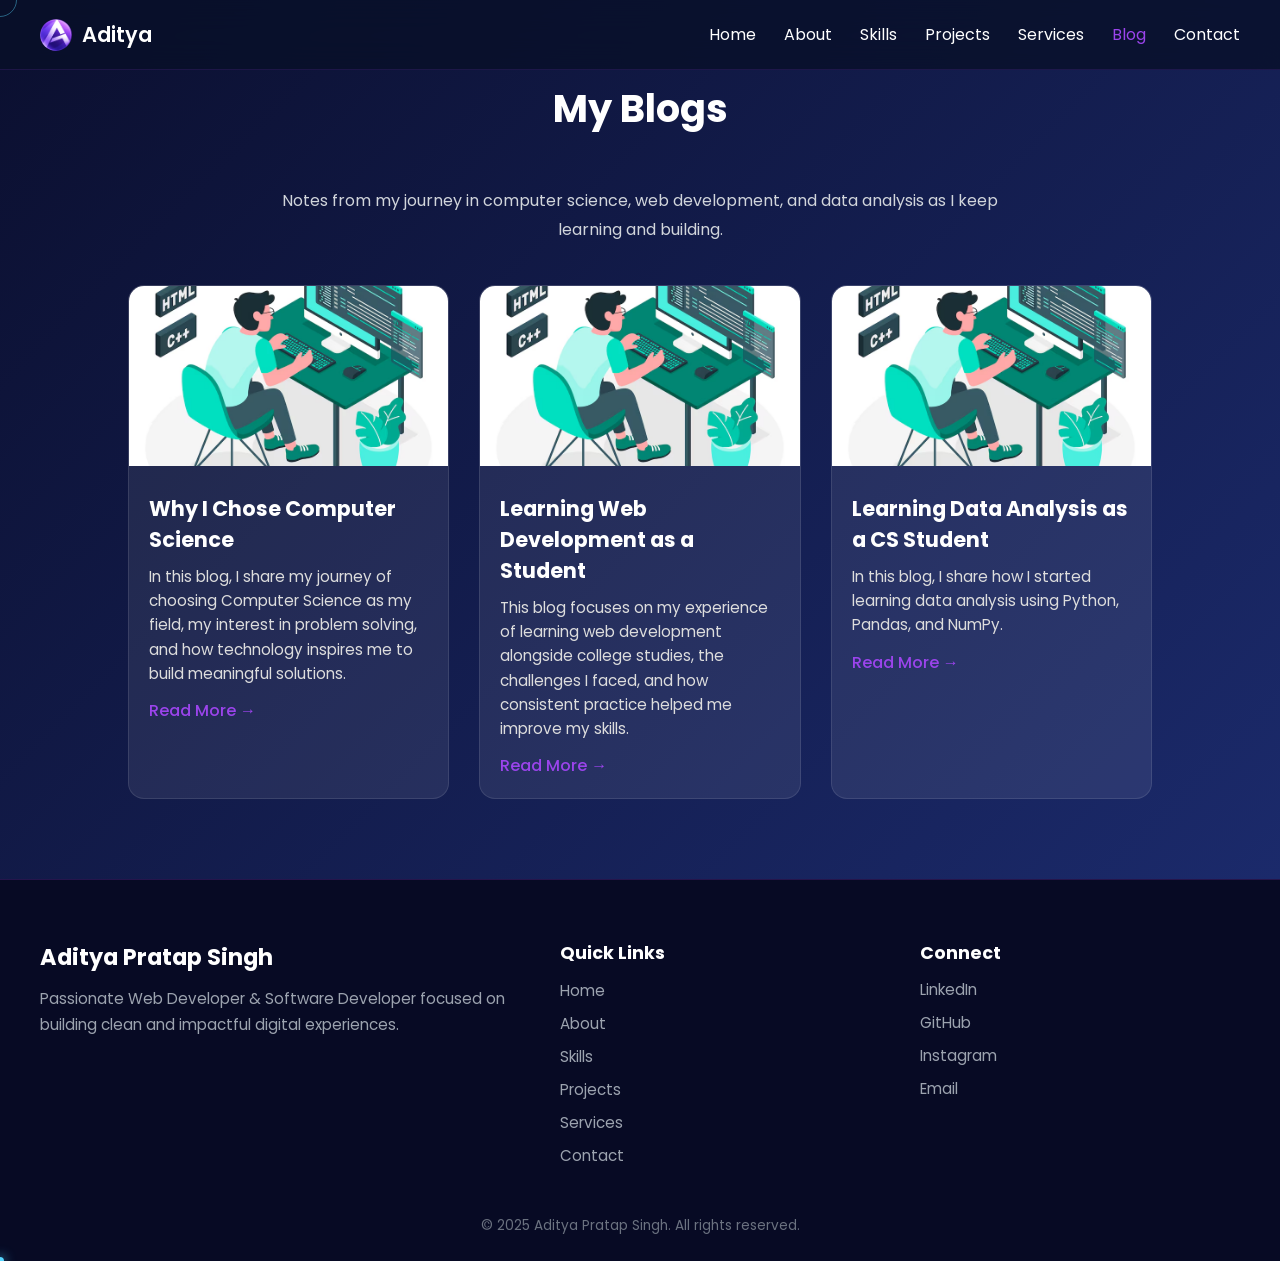
<file: blog.html>
<!DOCTYPE html>
<html lang="en">
<head>
  <meta charset="UTF-8">
  <meta name="viewport" content="width=device-width, initial-scale=1.0">
  <title>Blog | Aditya</title>
  <meta name="description" content="Read blog posts from Aditya Pratap Singh about computer science, web development, and learning data analysis as a student developer.">

  <!-- Google Font -->
  <link href="https://fonts.googleapis.com/css2?family=Poppins:wght@400;600;700&display=swap" rel="stylesheet">

  <style>
    /* ================= RESET ================= */
    * {
      margin: 0;
      padding: 0;
      box-sizing: border-box;
    }

    body {
      font-family: "Poppins", sans-serif;
      background: #0b0f2f;
      color: white;
    }

    /* ================= NAVBAR ================= */
    .navbar {
      position: fixed;
      top: 0;
      width: 100%;
      height: 70px;
      background: #0b0f2f;
      display: flex;
      align-items: center;
      justify-content: space-between;
      padding: 0 40px;
      z-index: 1000;
    }

    .logo {
      display: flex;
      align-items: center;
      gap: 10px;
      font-size: 1.4rem;
      font-weight: bold;
    }

    .logo img {
      width: 32px;
      height: 32px;
      border-radius: 50%;
      object-fit: cover;
    }

    .nav-links {
      list-style: none;
      display: flex;
      gap: 28px;
      align-items: center;
    }

    .nav-links a {
      text-decoration: none;
      color: white;
      font-size: 1rem;
    }

    .nav-links a.active,
    .nav-links a:hover {
      color: #9b44ec;
    }

    @media (max-width: 768px) {
      .navbar {
        padding: 14px 18px;
        height: auto;
        min-height: 70px;
        flex-wrap: wrap;
        gap: 12px;
      }

      .nav-links {
        gap: 14px;
        flex-wrap: wrap;
        justify-content: flex-end;
      }
    }

    /* ================= BLOG PAGE ================= */
    .blog-section {
  padding: 80px 10%;
  background: linear-gradient(135deg, #0b0f2f, #1b2a6b);
  color: white;
}

.section-title {
  text-align: center;
  font-size: 2.4rem;
  margin-bottom: 50px;
}

.blog-container {
  display: grid;
  grid-template-columns: repeat(auto-fit, minmax(280px, 1fr));
  gap: 30px;
}

.blog-card {
  background: rgba(255, 255, 255, 0.08);
  border-radius: 16px;
  overflow: hidden;
  transition: all 0.35s ease;
  border: 1px solid rgba(255,255,255,0.1);
  cursor: pointer;
}

/* 🔥 REAL GLOW HERE */
.blog-card:hover {
  transform: translateY(-12px) scale(1.02);
  box-shadow:0 25px 50px rgba(155, 68, 236, 0.35);
    background:  linear-gradient(135deg, #1a1f5f, #2a1f4f);;
  
}


.blog-img {
  width: 100%;
  height: 180px;
  object-fit: cover;
}

.blog-content {
  padding: 20px;
}

.blog-content h3 {
  font-size: 1.3rem;
  margin-bottom: 10px;
}

.blog-content p {
  font-size: 0.95rem;
  color: #ddd;
  line-height: 1.6;
}

.read-more {
  display: inline-block;
  margin-top: 12px;
  color: #9b44ec;
  text-decoration: none;
  font-weight: 500;
  transition: 0.3s;
}

.read-more:hover {
  color: white;
}


    .read-more:hover {
      color: #9b44ec;
      transform: translateX(4px);
    }

    /* ================= REVEAL ================= */
    .reveal {
      opacity: 0;
      transform: translateY(60px);
      transition: all 0.9s ease;
    }

    .reveal.active {
      opacity: 1;
      transform: translateY(0);
    }

    /* ================= CURSOR ================= */
    @media (hover: hover) and (pointer: fine) {
      html, body {
        cursor: none;
      }
    }

    .cursor-dot {
      position: fixed;
      width: 10px;
      height: 10px;
      background: #9b44ec;
      border-radius: 50%;
      pointer-events: none;
      transform: translate(-50%, -50%);
      z-index: 9999;
      transition: transform 0.15s ease, background 0.15s ease;
    }

    @media (hover: none), (pointer: coarse) {
      .cursor-dot {
        display: none;
      }
    }

    @media (max-width: 768px) {
      .blog-title {
        font-size: 2.2rem;
      }
    }
    .logo a {
  color: white;          /* text white */
  text-decoration: none; /* underline remove */
}
.logo a:hover {
  color: #9b44ec;
}
.logo-link {
  display: flex;
  align-items: center;
  gap: 10px;
  text-decoration: none;
}

.logo-text {
  color: white;
  font-size: 1.3rem;
  font-weight: 600;
  transition: color 0.3s ease;
}

/* 🔥 HOVER WORKING FIX */
.logo-link:hover .logo-text {
  color: #9b44ec;
}

.logo-img {
  width: 32px;
  height: 32px;
  border-radius: 50%;
  object-fit: cover;
}


    /* ================= FOOTER ================= */

.footer {
  background: #070a24;
  color: #d1d5db;
  padding: 60px 40px 25px;
  border-top: 1px solid rgba(155, 68, 236, 0.2);
}

.footer-container {
  max-width: 1200px;
  margin: auto;
  display: grid;
  grid-template-columns: 1.5fr 1fr 1fr;
  gap: 40px;
}

/* LEFT */
.footer-left h3 {
  color: white;
  font-size: 1.4rem;
  margin-bottom: 12px;
}

.footer-left p {
  font-size: 0.95rem;
  line-height: 1.7;
  color: #9ca3af;
}

/* CENTER */
.footer-links h4,
.footer-social h4 {
  font-size: 1.1rem;
  margin-bottom: 12px;
  color: white;
}

.footer-links ul {
  list-style: none;
}

.footer-links ul li {
  margin-bottom: 8px;
}

.footer-links ul li a {
  text-decoration: none;
  color: #9ca3af;
  font-size: 0.95rem;
  transition: 0.3s;
}

.footer-links ul li a:hover {
  color: #9b44ec;
  padding-left: 4px;
}

/* RIGHT */
.social-icons {
  display: flex;
  flex-direction: column;
  gap: 10px;
}

.social-icons a {
  text-decoration: none;
  color: #9ca3af;
  font-size: 0.95rem;
  transition: 0.3s;
}

.social-icons a:hover {
  color: #9b44ec;
}

/* BOTTOM */
.footer-bottom {
  margin-top: 40px;
  text-align: center;
  font-size: 0.85rem;
  color: #6b7280;
}

/* RESPONSIVE */
@media (max-width: 900px) {
  .footer-container {
    grid-template-columns: 1fr;
    text-align: center;
  }

  .social-icons {
    align-items: center;
  }
}
  .logo a {
  color: white;          /* text white */
  text-decoration: none; /* underline remove */
}
.logo a:hover {
  color: #9b44ec;
}
.logo-link {
  display: flex;
  align-items: center;
  gap: 10px;
  text-decoration: none;
}

.logo-text {
  color: white;
  font-size: 1.3rem;
  font-weight: 600;
  transition: color 0.3s ease;
}
  .cursor-ring {
    width: 34px;
    height: 34px;
    border: 1.5px solid rgba(86, 214, 255, 0.42);
    border-radius: 50%;
    position: fixed;
    pointer-events: none;
    transform: translate(-50%, -50%);
    z-index: 9998;
    transition: transform 0.18s ease, width 0.28s ease, height 0.28s ease, border-color 0.2s ease;
  }
  .cursor-dot {
    width: 8px;
    height: 8px;
    background: #56d6ff;
    box-shadow: 0 0 12px rgba(86, 214, 255, 0.85);
    transition: transform 0.08s ease, width 0.2s ease, height 0.2s ease, background 0.2s ease;
  }
  .cursor-dot.hover { width: 16px; height: 16px; background: #5cf0b2; box-shadow: 0 0 18px rgba(92, 240, 178, 0.75); }
  .cursor-ring.hover { width: 54px; height: 54px; border-color: rgba(92, 240, 178, 0.35); }
  body {
    background:
      radial-gradient(circle at top left, rgba(155, 68, 236, 0.22), transparent 24%),
      radial-gradient(circle at 85% 12%, rgba(96, 165, 250, 0.16), transparent 22%),
      linear-gradient(160deg, #081028 0%, #0b1435 48%, #111b46 100%);
  }
  .navbar {
    background: rgba(8, 16, 40, 0.78);
    backdrop-filter: blur(16px);
    border-bottom: 1px solid rgba(155, 68, 236, 0.14);
  }
  @media (hover: none), (pointer: coarse) {
    .cursor-dot, .cursor-ring {
      display: none;
    }
  }
  body {
    background:
      radial-gradient(circle at 8% 10%, rgba(155, 68, 236, 0.3), transparent 18%),
      radial-gradient(circle at 88% 12%, rgba(96, 165, 250, 0.22), transparent 20%),
      radial-gradient(circle at 50% 85%, rgba(45, 212, 191, 0.12), transparent 24%),
      linear-gradient(160deg, #07101f 0%, #0a1530 42%, #101d45 100%);
    position: relative;
    overflow-x: hidden;
  }
  body::before,
  body::after {
    content: "";
    position: fixed;
    inset: 0;
    pointer-events: none;
    z-index: -1;
  }
  body::before {
    background-image:
      linear-gradient(rgba(255,255,255,0.035) 1px, transparent 1px),
      linear-gradient(90deg, rgba(255,255,255,0.035) 1px, transparent 1px);
    background-size: 58px 58px;
    mask-image: linear-gradient(180deg, rgba(0,0,0,0.46), rgba(0,0,0,0.12));
  }
  body::after {
    background:
      radial-gradient(circle at 14% 22%, rgba(155, 68, 236, 0.14), transparent 20%),
      radial-gradient(circle at 82% 28%, rgba(59, 130, 246, 0.12), transparent 18%),
      radial-gradient(circle at 54% 72%, rgba(45, 212, 191, 0.08), transparent 22%);
  }
  .blog {
    background: linear-gradient(180deg, rgba(17, 22, 63, 0.78), rgba(11, 18, 48, 0.88));
  }
  </style>
</head>

<body>

<!-- NAVBAR -->
<nav class="navbar">
  <div class="logo">
  <a href="index.html" class="logo-link">
    <img src="logo.png" alt="logo" class="logo-img">
    <span class="logo-text">Aditya</span>
  </a>
</div>


  <ul class="nav-links">
    <li><a href="index.html">Home</a></li>
    <li><a href="about.html">About</a></li>
    <li><a href="skills.html">Skills</a></li>
    <li><a href="projects.html">Projects</a></li>
    <li><a href="services.html">Services</a></li>
    <li><a href="blog.html" class="active">Blog</a></li>
    <li><a href="contact.html">Contact</a></li>
  </ul>
</nav>

<section class="blog-section">
  <h2 class="section-title">My Blogs</h2>
  <p class="reveal" style="max-width: 760px; margin: 0 auto 40px; text-align: center; color: #d1d5db; line-height: 1.8;">
    Notes from my journey in computer science, web development, and data analysis as I keep learning and building.
  </p>

  <div class="blog-container">

    <!-- Blog Card 1 -->
    <div class="blog-card" data-href="blog-detail.html?post=cs-journey" tabindex="0" role="link">
      <img src="web.avif" alt="Why I Chose Computer Science" class="blog-img">

      <div class="blog-content">
        <h3>Why I Chose Computer Science</h3>
        <p>
          In this blog, I share my journey of choosing Computer Science as my field, my interest in problem solving, and how technology inspires me to build meaningful solutions.
        </p>
        <a href="blog-detail.html?post=cs-journey" class="read-more">Read More →</a>
      </div>
    </div>

    <!-- Blog Card 2 -->
    <div class="blog-card" data-href="blog-detail.html?post=web-development-student" tabindex="0" role="link">
      <img src="web.avif" alt="Learning Web Development as a Student" class="blog-img">

      <div class="blog-content">
        <h3>Learning Web Development as a Student</h3>
        <p>
          This blog focuses on my experience of learning web development alongside college studies, the challenges I faced, and how consistent practice helped me improve my skills.
        </p>
        <a href="blog-detail.html?post=web-development-student" class="read-more">Read More →</a>
      </div>
    </div>

    <!-- Blog Card 3 -->
    <div class="blog-card" data-href="blog-detail.html?post=data-analysis-student" tabindex="0" role="link">
      <img src="web.avif" alt="Learning Data Analysis as a CS Student" class="blog-img">

      <div class="blog-content">
        <h3>Learning Data Analysis as a CS Student</h3>
        <p>
          In this blog, I share how I started learning data analysis using
          Python, Pandas, and NumPy.
        </p>
        <a href="blog-detail.html?post=data-analysis-student" class="read-more">Read More →</a>
      </div>
    </div>

  </div>
</section>
<!-- ================= FOOTER ================= -->
<footer class="footer">
  <div class="footer-container">

    <!-- LEFT -->
    <div class="footer-left">
      <h3>Aditya Pratap Singh</h3>
      <p>
        Passionate Web Developer & Software Developer  
        focused on building clean and impactful digital experiences.
      </p>
    </div>

    <!-- CENTER -->
    <div class="footer-links">
      <h4>Quick Links</h4>
      <ul>
        <li><a href="index.html">Home</a></li>
        <li><a href="about.html">About</a></li>
        <li><a href="skills.html">Skills</a></li>
        <li><a href="projects.html">Projects</a></li>
        <li><a href="services.html">Services</a></li>
        <li><a href="contact.html">Contact</a></li>
      </ul>
    </div>

    <!-- RIGHT -->
    <div class="footer-social">
      <h4>Connect</h4>
      <div class="social-icons">
        <a href="https://www.linkedin.com/in/aditya-pratap-singh-2380bb29a/" target="_blank" rel="noopener noreferrer">LinkedIn</a>
        <a href="https://github.com/Adityaps18" target="_blank" rel="noopener noreferrer">GitHub</a>
        <a href="https://www.instagram.com/aditya_18ps/?__pwa=1" target="_blank" rel="noopener noreferrer">Instagram</a>
        <a href="mailto:pratapsinghaditya380@gmail.com">Email</a>
      </div>
    </div>

  </div>

  <div class="footer-bottom">
    © 2025 Aditya Pratap Singh. All rights reserved.
  </div>
</footer>

<!-- CURSOR -->
<div class="cursor-dot"></div>
<div class="cursor-ring"></div>

<!-- CURSOR SCRIPT -->
<script>
  const cursor = document.querySelector('.cursor-dot');
  const cursorRing = document.querySelector('.cursor-ring');
  const blogCards = document.querySelectorAll('.blog-card[data-href]');
  let mouseX = 0;
  let mouseY = 0;
  let ringX = 0;
  let ringY = 0;

  document.addEventListener('mousemove', (e) => {
    mouseX = e.clientX;
    mouseY = e.clientY;
    cursor.style.left = mouseX + 'px';
    cursor.style.top = mouseY + 'px';
  });

  (function animateRing() {
    ringX += (mouseX - ringX) * 0.16;
    ringY += (mouseY - ringY) * 0.16;
    cursorRing.style.left = ringX + 'px';
    cursorRing.style.top = ringY + 'px';
    requestAnimationFrame(animateRing);
  })();

  document.querySelectorAll('a, .blog-card').forEach(el => {
    el.addEventListener('mouseenter', () => {
      cursor.classList.add('hover');
      cursorRing.classList.add('hover');
    });
    el.addEventListener('mouseleave', () => {
      cursor.classList.remove('hover');
      cursorRing.classList.remove('hover');
    });
  });

  blogCards.forEach(card => {
    card.addEventListener('click', (event) => {
      if (event.target.closest('a')) {
        return;
      }

      window.location.href = card.dataset.href;
    });

    card.addEventListener('keydown', (event) => {
      if (event.key === 'Enter' || event.key === ' ') {
        event.preventDefault();
        window.location.href = card.dataset.href;
      }
    });
  });
</script>

<!-- REVEAL SCRIPT -->
<script>
  const reveals = document.querySelectorAll('.reveal');

  function revealOnScroll() {
    const windowHeight = window.innerHeight;
    reveals.forEach(el => {
      const elementTop = el.getBoundingClientRect().top;
      if (elementTop < windowHeight - 120) {
        el.classList.add('active');
      }
    });
  }

  window.addEventListener('scroll', revealOnScroll);
  revealOnScroll();
</script>

</body>
</html>
</file>
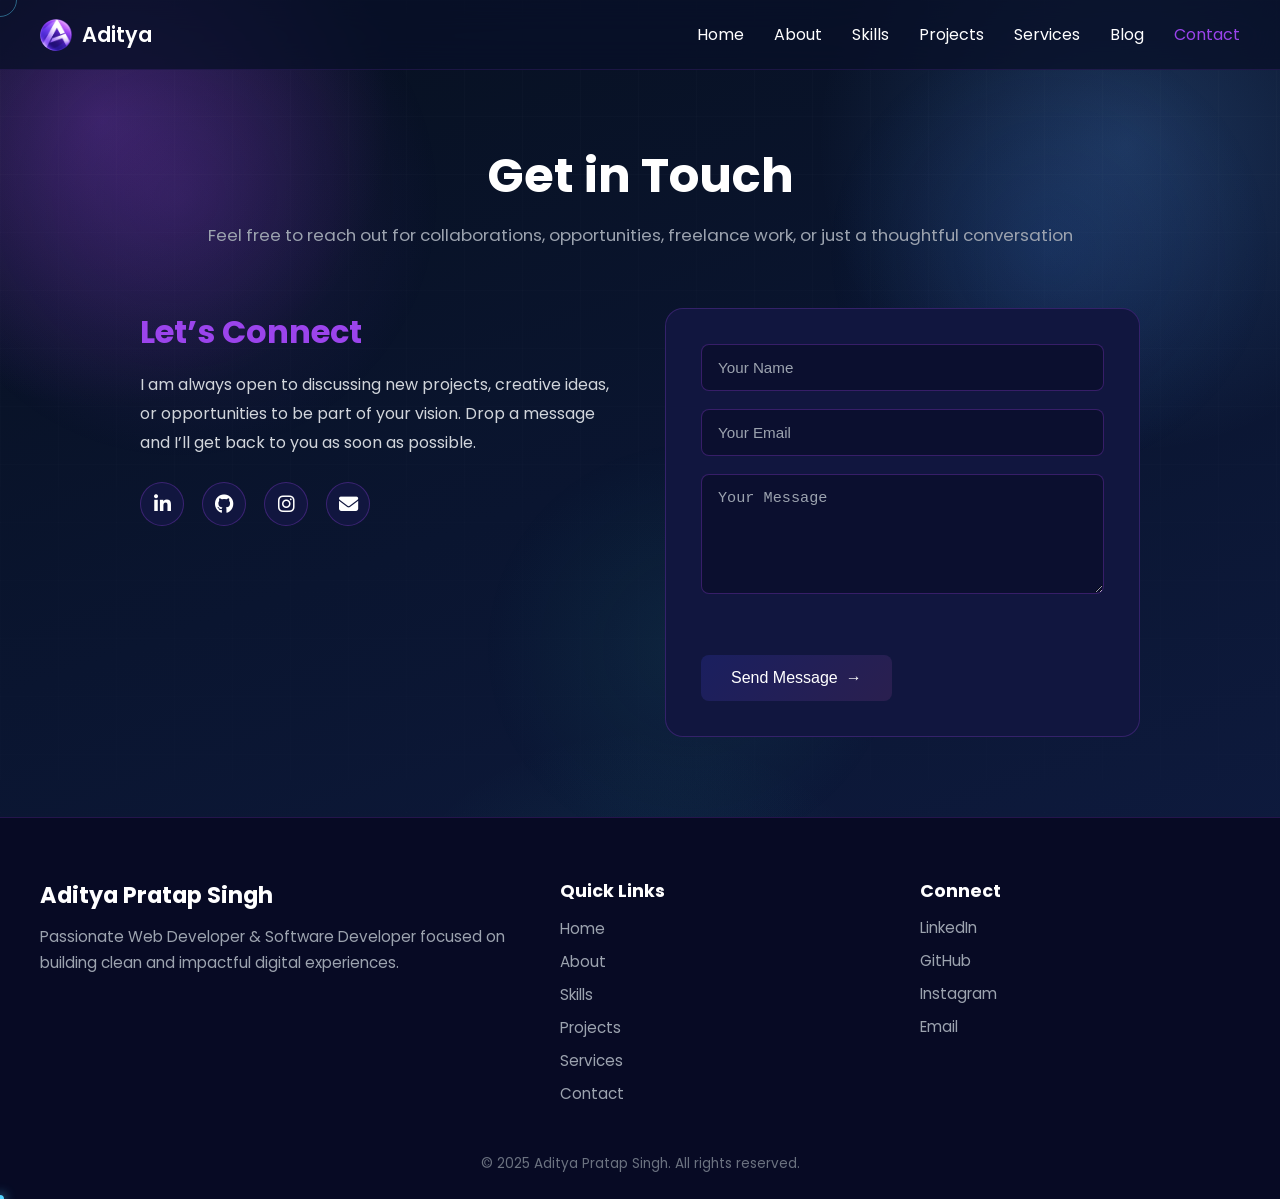
<file: contact.html>
<!DOCTYPE html>
<html lang="en">
<head>
  <meta charset="UTF-8">
  <meta name="viewport" content="width=device-width, initial-scale=1.0">
  <title>Contact | Aditya</title>
  <meta name="description" content="Contact Aditya Pratap Singh for collaborations, internships, freelance work, portfolio discussions, or project opportunities.">

  <!-- Google Font -->
  <link href="https://fonts.googleapis.com/css2?family=Poppins:wght@400;600;700&display=swap" rel="stylesheet">

  <!-- Font Awesome (Icons) -->
  <link rel="stylesheet"
    href="https://cdnjs.cloudflare.com/ajax/libs/font-awesome/6.5.0/css/all.min.css">

  <style>
    /* ================= RESET ================= */
    * {
      margin: 0;
      padding: 0;
      box-sizing: border-box;
    }

    body {
      font-family: "Poppins", sans-serif;
      background: #0b0f2f;
      color: white;
    }

    /* ================= NAVBAR ================= */
    .navbar {
      position: fixed;
      top: 0;
      width: 100%;
      height: 70px;
      background: #0b0f2f;
      display: flex;
      align-items: center;
      justify-content: space-between;
      padding: 0 40px;
      z-index: 1000;
    }

    .logo {
      font-size: 1.4rem;
      font-weight: bold;
    }

    .nav-links {
      list-style: none;
      display: flex;
      gap: 30px;
    }

    .nav-links a {
      text-decoration: none;
      color: white;
      font-size: 1rem;
    }

    .nav-links a.active,
    .nav-links a:hover {
      color: #9b44ec;
    }

    @media (max-width: 768px) {
      .navbar {
        padding: 14px 18px;
        height: auto;
        min-height: 70px;
        flex-wrap: wrap;
        gap: 12px;
      }

      .nav-links {
        gap: 14px;
        flex-wrap: wrap;
        justify-content: flex-end;
      }
    }

    /* ================= CONTACT PAGE ================= */
    .contact-page {
      padding: 140px 40px 80px;
    }

    .contact-title {
      text-align: center;
      font-size: 3rem;
      margin-bottom: 10px;
    }

    .contact-subtitle {
      text-align: center;
      color: #9ca3af;
      margin-bottom: 60px;
      font-size: 1.05rem;
    }

    .contact-container {
      max-width: 1000px;
      margin: auto;
      display: grid;
      grid-template-columns: 1fr 1fr;
      gap: 50px;
    }

    /* ================= LEFT INFO ================= */
    .contact-info h2 {
      font-size: 2rem;
      margin-bottom: 15px;
      color: #9b44ec;
    }

    .contact-info p {
      font-size: 1rem;
      line-height: 1.8;
      color: #d1d5db;
      margin-bottom: 25px;
    }

    .social-links {
      display: flex;
      gap: 18px;
    }

    .social-links a {
      width: 44px;
      height: 44px;
      border-radius: 50%;
      background: #11163f;
      border: 1px solid rgba(155, 68, 236, 0.3);
      display: flex;
      align-items: center;
      justify-content: center;
      color: white;
      font-size: 1.2rem;
      transition: all 0.35s ease;
      text-decoration: none;
    }

    .social-links a:hover {
      transform: translateY(-6px) scale(1.1);
      background: linear-gradient(135deg, #1a1f5f, #2a1f4f);
      box-shadow: 0 15px 30px rgba(155, 68, 236, 0.4);
      color: #9b44ec;
    }

    /* ================= FORM ================= */
    .contact-form {
      background: #11163f;
      padding: 35px;
      border-radius: 18px;
      border: 1px solid rgba(155, 68, 236, 0.25);
    }

    .contact-form input,
    .contact-form textarea {
      width: 100%;
      padding: 14px 16px;
      margin-bottom: 18px;
      background: #0b0f2f;
      border: 1px solid rgba(155, 68, 236, 0.3);
      border-radius: 8px;
      color: white;
      font-size: 0.95rem;
      outline: none;
    }

    .contact-form input::placeholder,
    .contact-form textarea::placeholder {
      color: #9ca3af;
    }

    .contact-form input:focus,
    .contact-form textarea:focus {
      border-color: #9b44ec;
    }

    .contact-form button {
      display: inline-flex;
      align-items: center;
      gap: 8px;
      padding: 14px 30px;
      background: linear-gradient(135deg, #1a1f5f, #2a1f4f);
      border: none;
      border-radius: 8px;
      color: white;
      font-size: 1rem;
      cursor: pointer;
      transition: all 0.35s ease;
    }

    .contact-form button:hover {
      transform: scale(1.06);
      box-shadow: 0 15px 35px rgba(155, 68, 236, 0.45);
    }

    .contact-form button:disabled {
      opacity: 0.75;
      cursor: wait;
      transform: none;
      box-shadow: none;
    }

    .form-status {
      min-height: 24px;
      margin: -6px 0 18px;
      font-size: 0.92rem;
      line-height: 1.5;
    }

    .form-status.is-pending {
      color: #c4b5fd;
    }

    .form-status.is-success {
      color: #86efac;
    }

    .form-status.is-error {
      color: #fca5a5;
    }

    /* ================= REVEAL ================= */
    .reveal {
      opacity: 0;
      transform: translateY(60px);
      transition: all 0.9s ease;
    }

    .reveal.active {
      opacity: 1;
      transform: translateY(0);
    }

    /* ================= CURSOR ================= */
    @media (hover: hover) and (pointer: fine) {
      html, body {
        cursor: none;
      }
    }

    .cursor-dot {
      position: fixed;
      width: 10px;
      height: 10px;
      background: #9b44ec;
      border-radius: 50%;
      pointer-events: none;
      transform: translate(-50%, -50%);
      z-index: 9999;
      transition: transform 0.15s ease, background 0.15s ease;
    }

    @media (hover: none), (pointer: coarse) {
      .cursor-dot {
        display: none;
      }
    }

    @media (max-width: 900px) {
      .contact-container {
        grid-template-columns: 1fr;
      }

      .contact-title {
        font-size: 2.2rem;
      }
    }
    /* ================= FOOTER ================= */

.footer {
  background: #070a24;
  color: #d1d5db;
  padding: 60px 40px 25px;
  border-top: 1px solid rgba(155, 68, 236, 0.2);
}

.footer-container {
  max-width: 1200px;
  margin: auto;
  display: grid;
  grid-template-columns: 1.5fr 1fr 1fr;
  gap: 40px;
}

/* LEFT */
.footer-left h3 {
  color: white;
  font-size: 1.4rem;
  margin-bottom: 12px;
}

.footer-left p {
  font-size: 0.95rem;
  line-height: 1.7;
  color: #9ca3af;
}

/* CENTER */
.footer-links h4,
.footer-social h4 {
  font-size: 1.1rem;
  margin-bottom: 12px;
  color: white;
}

.footer-links ul {
  list-style: none;
}

.footer-links ul li {
  margin-bottom: 8px;
}

.footer-links ul li a {
  text-decoration: none;
  color: #9ca3af;
  font-size: 0.95rem;
  transition: 0.3s;
}

.footer-links ul li a:hover {
  color: #9b44ec;
  padding-left: 4px;
}

/* RIGHT */
.social-icons {
  display: flex;
  flex-direction: column;
  gap: 10px;
}

.social-icons a {
  text-decoration: none;
  color: #9ca3af;
  font-size: 0.95rem;
  transition: 0.3s;
}

.social-icons a:hover {
  color: #9b44ec;
}

/* BOTTOM */
.footer-bottom {
  margin-top: 40px;
  text-align: center;
  font-size: 0.85rem;
  color: #6b7280;
}

/* RESPONSIVE */
@media (max-width: 900px) {
  .footer-container {
    grid-template-columns: 1fr;
    text-align: center;
  }

  .social-icons {
    align-items: center;
  }
}
  .logo a {
  color: white;          /* text white */
  text-decoration: none; /* underline remove */
}
.logo a:hover {
  color: #9b44ec;
}
.logo-link {
  display: flex;
  align-items: center;
  gap: 10px;
  text-decoration: none;
}

.logo-text {
  color: white;
  font-size: 1.3rem;
  font-weight: 600;
  transition: color 0.3s ease;
}

/* 🔥 HOVER WORKING FIX */
.logo-link:hover .logo-text {
  color: #9b44ec;
}

.logo-img {
  width: 32px;
  height: 32px;
  border-radius: 50%;
  object-fit: cover;
}

  .cursor-ring {
    width: 34px;
    height: 34px;
    border: 1.5px solid rgba(86, 214, 255, 0.42);
    border-radius: 50%;
    position: fixed;
    pointer-events: none;
    transform: translate(-50%, -50%);
    z-index: 9998;
    transition: transform 0.18s ease, width 0.28s ease, height 0.28s ease, border-color 0.2s ease;
  }
  .cursor-dot {
    width: 8px;
    height: 8px;
    background: #56d6ff;
    box-shadow: 0 0 12px rgba(86, 214, 255, 0.85);
    transition: transform 0.08s ease, width 0.2s ease, height 0.2s ease, background 0.2s ease;
  }
  .cursor-dot.hover { width: 16px; height: 16px; background: #5cf0b2; box-shadow: 0 0 18px rgba(92, 240, 178, 0.75); }
  .cursor-ring.hover { width: 54px; height: 54px; border-color: rgba(92, 240, 178, 0.35); }
  body {
    background:
      radial-gradient(circle at top left, rgba(155, 68, 236, 0.22), transparent 24%),
      radial-gradient(circle at 85% 12%, rgba(96, 165, 250, 0.16), transparent 22%),
      linear-gradient(160deg, #081028 0%, #0b1435 48%, #111b46 100%);
  }
  .navbar {
    background: rgba(8, 16, 40, 0.78);
    backdrop-filter: blur(16px);
    border-bottom: 1px solid rgba(155, 68, 236, 0.14);
  }
  @media (hover: none), (pointer: coarse) {
    .cursor-dot, .cursor-ring {
      display: none;
    }
  }
  body {
    background:
      radial-gradient(circle at 8% 10%, rgba(155, 68, 236, 0.3), transparent 18%),
      radial-gradient(circle at 88% 12%, rgba(96, 165, 250, 0.22), transparent 20%),
      radial-gradient(circle at 50% 85%, rgba(45, 212, 191, 0.12), transparent 24%),
      linear-gradient(160deg, #07101f 0%, #0a1530 42%, #101d45 100%);
    position: relative;
    overflow-x: hidden;
  }
  body::before,
  body::after {
    content: "";
    position: fixed;
    inset: 0;
    pointer-events: none;
    z-index: -1;
  }
  body::before {
    background-image:
      linear-gradient(rgba(255,255,255,0.035) 1px, transparent 1px),
      linear-gradient(90deg, rgba(255,255,255,0.035) 1px, transparent 1px);
    background-size: 58px 58px;
    mask-image: linear-gradient(180deg, rgba(0,0,0,0.46), rgba(0,0,0,0.12));
  }
  body::after {
    background:
      radial-gradient(circle at 14% 22%, rgba(155, 68, 236, 0.14), transparent 20%),
      radial-gradient(circle at 82% 28%, rgba(59, 130, 246, 0.12), transparent 18%),
      radial-gradient(circle at 54% 72%, rgba(45, 212, 191, 0.08), transparent 22%);
  }
  </style>
</head>

<body>

<!-- NAVBAR -->
<nav class="navbar">
 <div class="logo">
  <a href="index.html" class="logo-link">
    <img src="logo.png" alt="logo" class="logo-img">
    <span class="logo-text">Aditya</span>
  </a>
</div>
  <ul class="nav-links">
    <li><a href="index.html">Home</a></li>
    <li><a href="about.html">About</a></li>
    <li><a href="skills.html">Skills</a></li>
    <li><a href="projects.html">Projects</a></li>
    <li><a href="services.html">Services</a></li>
    <li><a href="blog.html">Blog</a></li>
    <li><a href="contact.html" class="active">Contact</a></li>
  </ul>
</nav>

<!-- CONTACT -->
<section class="contact-page">
  <h1 class="contact-title reveal">Get in Touch</h1>
  <p class="contact-subtitle reveal">
    Feel free to reach out for collaborations, opportunities, freelance work, or just a thoughtful conversation
  </p>

  <div class="contact-container">

    <!-- LEFT -->
    <div class="contact-info reveal">
      <h2 class="reveal">Let’s Connect</h2>
      <p class="reveal">
        I am always open to discussing new projects, creative ideas,
        or opportunities to be part of your vision.  
        Drop a message and I’ll get back to you as soon as possible.
      </p>

      <div class="social-links">
        <a href="https://www.linkedin.com/in/aditya-pratap-singh-2380bb29a/" target="_blank" rel="noopener noreferrer" aria-label="LinkedIn"><i class="fab fa-linkedin-in"></i></a>
        <a href="https://github.com/Adityaps18" target="_blank" rel="noopener noreferrer" aria-label="GitHub"><i class="fab fa-github"></i></a>
        <a href="https://www.instagram.com/aditya_18ps/?__pwa=1" target="_blank" rel="noopener noreferrer" aria-label="Instagram"><i class="fab fa-instagram"></i></a>
        <a href="mailto:pratapsinghaditya380@gmail.com" aria-label="Email"><i class="fas fa-envelope"></i></a>
      </div>
    </div>

    <!-- RIGHT FORM -->
    <form class="contact-form reveal" data-contact-form novalidate>

      <input type="text" name="name" placeholder="Your Name" required>
      <input type="email" name="email" placeholder="Your Email" required>
      <textarea name="message" rows="5" placeholder="Your Message" required></textarea>
      <p class="form-status" aria-live="polite"></p>

      <button type="submit">
        <span class="button-text">Send Message</span> <span>→</span>
      </button>
    </form>

  </div>
</section>
<!-- ================= FOOTER ================= -->
<footer class="footer">
  <div class="footer-container">

    <!-- LEFT -->
    <div class="footer-left">
      <h3>Aditya Pratap Singh</h3>
      <p>
        Passionate Web Developer & Software Developer  
        focused on building clean and impactful digital experiences.
      </p>
    </div>

    <!-- CENTER -->
    <div class="footer-links">
      <h4>Quick Links</h4>
      <ul>
        <li><a href="index.html">Home</a></li>
        <li><a href="about.html">About</a></li>
        <li><a href="skills.html">Skills</a></li>
        <li><a href="projects.html">Projects</a></li>
        <li><a href="services.html">Services</a></li>
        <li><a href="contact.html">Contact</a></li>
      </ul>
    </div>

    <!-- RIGHT -->
    <div class="footer-social">
      <h4>Connect</h4>
      <div class="social-icons">
        <a href="https://www.linkedin.com/in/aditya-pratap-singh-2380bb29a/" target="_blank" rel="noopener noreferrer">LinkedIn</a>
        <a href="https://github.com/Adityaps18" target="_blank" rel="noopener noreferrer">GitHub</a>
        <a href="https://www.instagram.com/aditya_18ps/?__pwa=1" target="_blank" rel="noopener noreferrer">Instagram</a>
        <a href="mailto:pratapsinghaditya380@gmail.com">Email</a>
      </div>
    </div>

  </div>

  <div class="footer-bottom">
    © 2025 Aditya Pratap Singh. All rights reserved.
  </div>
</footer>


<!-- CURSOR -->
<div class="cursor-dot"></div>
<div class="cursor-ring"></div>

<!-- CURSOR SCRIPT -->
<script>
  const cursor = document.querySelector('.cursor-dot');
  const cursorRing = document.querySelector('.cursor-ring');
  let mouseX = 0;
  let mouseY = 0;
  let ringX = 0;
  let ringY = 0;

  document.addEventListener('mousemove', (e) => {
    mouseX = e.clientX;
    mouseY = e.clientY;
    cursor.style.left = mouseX + 'px';
    cursor.style.top = mouseY + 'px';
  });

  (function animateRing() {
    ringX += (mouseX - ringX) * 0.16;
    ringY += (mouseY - ringY) * 0.16;
    cursorRing.style.left = ringX + 'px';
    cursorRing.style.top = ringY + 'px';
    requestAnimationFrame(animateRing);
  })();

  document.querySelectorAll('a, button, .contact-form').forEach(el => {
    el.addEventListener('mouseenter', () => {
      cursor.classList.add('hover');
      cursorRing.classList.add('hover');
    });
    el.addEventListener('mouseleave', () => {
      cursor.classList.remove('hover');
      cursorRing.classList.remove('hover');
    });
  });
</script>

<!-- REVEAL SCRIPT -->
<script>
  const reveals = document.querySelectorAll('.reveal');

  function revealOnScroll() {
    const windowHeight = window.innerHeight;
    reveals.forEach(el => {
      const elementTop = el.getBoundingClientRect().top;
      if (elementTop < windowHeight - 120) {
        el.classList.add('active');
      }
    });
  }

  window.addEventListener('scroll', revealOnScroll);
  revealOnScroll();
</script>
<script>
  const contactForms = document.querySelectorAll('[data-contact-form]');

  contactForms.forEach((form) => {
    const status = form.querySelector('.form-status');
    const button = form.querySelector('button[type="submit"]');
    const buttonText = button.querySelector('.button-text');
    const defaultLabel = buttonText.textContent;

    form.addEventListener('submit', async (event) => {
      event.preventDefault();

      if (!form.reportValidity()) {
        return;
      }

      const formData = new FormData(form);
      formData.append('_subject', 'New portfolio contact message');
      formData.append('_captcha', 'false');
      formData.append('_template', 'table');

      button.disabled = true;
      buttonText.textContent = 'Sending...';
      status.textContent = 'Sending your message...';
      status.className = 'form-status is-pending';

      try {
        const response = await fetch('https://formsubmit.co/ajax/pratapsinghaditya380@gmail.com', {
          method: 'POST',
          headers: {
            Accept: 'application/json'
          },
          body: formData
        });

        const result = await response.json();

        if (!response.ok || (result.success !== true && result.success !== 'true')) {
          throw new Error('Submission failed');
        }

        form.reset();
        status.textContent = 'Message sent successfully. I will get back to you soon.';
        status.className = 'form-status is-success';
      } catch (error) {
        status.textContent = 'Message could not be sent right now. Please try again or email me directly.';
        status.className = 'form-status is-error';
      } finally {
        button.disabled = false;
        buttonText.textContent = defaultLabel;
      }
    });
  });
</script>

</body>
</html>
</file>
<file: style.css>
* {
      margin: 0;
      padding: 0;
      box-sizing: border-box;
    }

    html {
      scroll-behavior: smooth;
      background: #081028;
    }

    body {
      font-family: "Poppins", sans-serif;
      background:
        radial-gradient(circle at 8% 10%, rgba(155, 68, 236, 0.3), transparent 18%),
        radial-gradient(circle at 88% 12%, rgba(96, 165, 250, 0.22), transparent 20%),
        radial-gradient(circle at 50% 85%, rgba(45, 212, 191, 0.12), transparent 24%),
        linear-gradient(160deg, #07101f 0%, #0a1530 42%, #101d45 100%);
      color: white;
      position: relative;
      overflow-x: hidden;
    }

    body::before,
    body::after {
      content: "";
      position: fixed;
      inset: 0;
      pointer-events: none;
      z-index: -1;
    }

    body::before {
      background-image:
        linear-gradient(rgba(255, 255, 255, 0.035) 1px, transparent 1px),
        linear-gradient(90deg, rgba(255, 255, 255, 0.035) 1px, transparent 1px);
      background-size: 58px 58px;
      mask-image: linear-gradient(180deg, rgba(0,0,0,0.46), rgba(0,0,0,0.12));
    }

    body::after {
      background:
        radial-gradient(circle at 14% 22%, rgba(155, 68, 236, 0.14), transparent 20%),
        radial-gradient(circle at 82% 28%, rgba(59, 130, 246, 0.12), transparent 18%),
        radial-gradient(circle at 54% 72%, rgba(45, 212, 191, 0.08), transparent 22%);
    }

    /* ================= NAVBAR ================= */
    .navbar {
      position: fixed;
      top: 0;
      width: 100%;
      height: 70px;
      background: rgba(8, 16, 40, 0.78);
      backdrop-filter: blur(16px);
      display: flex;
      align-items: center;
      justify-content: space-between;
      padding: 0 40px;
      z-index: 1000;
      border-bottom: 1px solid rgba(155, 68, 236, 0.14);
    }

    .logo {
      font-size: 1.4rem;
      font-weight: bold;
    }

    .nav-links {
      list-style: none;
      display: none;
      gap: 30px;
    }

    .nav-links.active {
      display: flex;
    }

    .nav-links a {
      text-decoration: none;
      color: white;
      font-size: 17px;
      transition: 0.3s;
    }

    .nav-links a:hover {
      color: #9b44ec;
      transform: scale(1.1);
    }

    .nav-links a:focus-visible,
    .resume-btn:focus-visible,
    .github-link:focus-visible,
    .blog-link:focus-visible,
    .contact-form button:focus-visible,
    .contact-form input:focus-visible,
    .contact-form textarea:focus-visible,
    .social-links a:focus-visible {
      outline: 2px solid #c4b5fd;
      outline-offset: 3px;
    }

    .hamburger {
      display: flex;
      flex-direction: column;
      cursor: pointer;
    }

    .hamburger span {
      height: 3px;
      width: 25px;
      background: white;
      margin: 4px 0;
      transition: 0.35s;
    }

    .hamburger.active span:nth-child(1) {
      transform: rotate(45deg) translate(5px, 6px);
    }

    .hamburger.active span:nth-child(2) {
      opacity: 0;
    }

    .hamburger.active span:nth-child(3) {
      transform: rotate(-45deg) translate(5px, -6px);
    }

    /* ================= HERO ================= */
    .hero {
      position: relative;
      height: 100vh;
      overflow: hidden;
    }

    .hero::before {
      content: "";
      position: absolute;
      inset: 0;
      background-image: url("aps.JPG");
      background-size: cover;
      background-position: center 30%;
      filter: blur(6px);
      transform: scale(1.1);
      z-index: 1;
    }

    .overlay {
      position: absolute;
      inset: 0;
      background: rgba(0,0,0,0.55);
      z-index: 2;
    }

    .hero-content {
      position: relative;
      z-index: 3;
      height: 100%;
      display: flex;
      flex-direction: column;
      justify-content: center;
      align-items: flex-start;
      text-align: left;
      padding: 10%;
    }

    .hero-content h1 {
      font-size: 3.2rem;
      margin-bottom: 12px;
      text-shadow: 0 4px 20px rgba(0,0,0,0.9);
    }

    .hero-content h2 {
      font-size: 1.8rem;
      color: #ddd;
      text-shadow: 0 4px 20px rgba(0,0,0,0.9);
    }

    .purple {
      color: #9b44ec;
    }
    /* ===== HERO ACTIONS ===== */
.hero-actions {
  margin-top: 25px;
  display: flex;
  justify-content: flex-start;
  width: 100%;
  max-width: 600px;
}

/* resume button */
.resume-btn {
  display: inline-flex;
  align-items: center;
  gap: 8px;
  padding: 12px 22px;
  font-size: 1rem;
  font-weight: 500;
  color: white;
  text-decoration: none;
  background: #11163f;
  border: 1px solid rgba(155, 68, 236, 0.3);
  border-radius: 8px;
  transition: all 0.35s ease;
  box-shadow: 0 10px 24px rgba(0, 0, 0, 0.22);
}

/* arrow */
.resume-btn span {
  transition: transform 0.35s ease;
}

/* hover effect (same family as cards) */
.resume-btn:hover {
  background: linear-gradient(135deg, #1a1f5f, #2a1f4f);
  transform: scale(1.06);   /* 👈 normal size, not too big */
  box-shadow: 0 15px 30px rgba(155, 68, 236, 0.35);
  border-color: #9b44ec;
}

/* arrow move on hover */
.resume-btn:hover span {
  transform: translateX(6px);
}


  /* ================= ABOUT SECTION ================= */

.about {
  background: linear-gradient(180deg, rgba(17, 22, 63, 0.88), rgba(12, 20, 52, 0.88));
  padding: 120px 0;
  position: relative;
}

.about-container {
  max-width: 1100px;
  margin: auto;
  display: flex;
  align-items: center;
  gap: 60px;
  padding: 0 40px;
}

/* LEFT IMAGE + EDUCATION */
.about-img {
  flex: 0 0 260px;
  text-align: center;
}

.about-img img {
  width: 260px;
  height: 260px;
  object-fit: cover;
  border-radius: 50%;
  border: 4px solid #9b44ec;
  margin-bottom: 18px;
}

/* education text */
.edu h4 {
  font-size: 1.05rem;
  font-weight: 600;
  margin-bottom: 6px;
}

.edu p {
  font-size: 0.95rem;
  color: #d1d5db;
  margin-bottom: 4px;
}

.cgpa-text {
  margin-top: 6px;
  color: #9b44ec;
  font-size: 1rem;
}

/* RIGHT TEXT */
.about-text {
  flex: 1;
}

.about-text h2 {
  font-size: 2.6rem;
  margin-bottom: 18px;
}

.about-text p {
  font-size: 1.1rem;
  line-height: 1.95;
  color: #d1d5db;
}

/* ================= RESPONSIVE ================= */
@media (max-width: 768px) {
  .about-container {
    flex-direction: column;
    text-align: center;
  }
}
/* ===== SCROLL REVEAL ===== */
.reveal {
  opacity: 0;
  transform: translateY(40px);
  transition: all 0.8s ease;
}

.reveal.active {
  opacity: 1;
  transform: translateY(0);
}
/* custom cursor */
@media (hover: hover) and (pointer: fine) {
  body {
    cursor: none;
  }
}
.cursor-dot{
    width: 8px;
  height: 8px;
  background: #56d6ff;
  border-radius: 50%;
  position: fixed;
  top: 0;
  left: 0;
  pointer-events: none;
  z-index: 9999;
  transform: translate(-50%, -50%);
  box-shadow: 0 0 12px rgba(86, 214, 255, 0.85);
  transition: transform 0.08s ease, width 0.2s ease, height 0.2s ease, background 0.2s ease;
}
.cursor-ring {
  width: 34px;
  height: 34px;
  border: 1.5px solid rgba(86, 214, 255, 0.42);
  border-radius: 50%;
  position: fixed;
  top: 0;
  left: 0;
  pointer-events: none;
  z-index: 9998;
  transform: translate(-50%, -50%);
  transition: transform 0.18s ease, width 0.28s ease, height 0.28s ease, border-color 0.2s ease;
}
.cursor-dot.hover {
  width: 16px;
  height: 16px;
  background: #5cf0b2;
  box-shadow: 0 0 18px rgba(92, 240, 178, 0.75);
}
.cursor-ring.hover {
  width: 54px;
  height: 54px;
  border-color: rgba(92, 240, 178, 0.35);
}
@media (hover: none), (pointer: coarse) {
  .cursor-dot, .cursor-ring {
    display: none;
  }
}

@media (max-width: 768px) {
  .cursor-dot, .cursor-ring {
    display: none;
  }
}
/* ================= SKILLS SECTION ================= */

.skills {
  background: linear-gradient(180deg, rgba(9, 15, 42, 0.62), rgba(11, 18, 48, 0.76));
  padding: 120px 0;
  position: relative;
}

/* ===== SKILLS HEADER ===== */

.skills-header {
  text-align: center;     /* 🔥 pure center */
  margin-bottom: 60px;
}

.skills-title {
  font-size: 3rem;
  font-weight: 700;
  letter-spacing: 1px;
  margin-bottom: 10px;
}

.skills-subtitle {
  font-size: 0.95rem;     /* thoda chhota */
  color: #9ca3af;         /* gray */
  max-width: 900px;
  margin: auto;
  line-height: 1.6;
}

/* cards container */
.skills-container {
  max-width: 1100px;
  margin: auto;
  display: grid;
  grid-template-columns: repeat(2, 1fr);
  gap: 35px;
  padding: 0 40px;
}

/* individual card */
.skill-card {
  background: #11163f;
  padding: 18px 18px 28px;
  border-radius: 12px;
  border: 1px solid rgba(155, 68, 236, 0.2);
  transition: all 0.35s ease;
  cursor: pointer;
  overflow: hidden;
}

.skill-image-wrap {
  position: relative;
  margin-bottom: 20px;
  border-radius: 12px;
  overflow: hidden;
  background: #0b0f2f;
}

.skill-image-wrap::after {
  content: "";
  position: absolute;
  inset: 0;
  background: linear-gradient(180deg, rgba(10, 15, 47, 0.08), rgba(10, 15, 47, 0.48));
}

.skill-image {
  width: 100%;
  height: 180px;
  object-fit: cover;
  display: block;
  transition: transform 0.4s ease;
}

.skill-card h3 {
  font-size: 1.6rem;
  margin-bottom: 15px;
  color: #9b44ec;
}

.skill-card p {
  font-size: 1.05rem;
  line-height: 1.8;
  color: #d1d5db;
}

/* hover effect */
.skill-card:hover {
  transform: scale(1.08);
  box-shadow: 0 20px 40px rgba(0, 0, 0, 0.4);
  border-color: #9b44ec;
}

.skill-card:hover .skill-image {
  transform: scale(1.05);
}
/* skill subtitle */
.skill-sub {
  display: block;
  font-size: 0.9rem;
  color: #9ca3af;      /* gray */
  margin-bottom: 14px;
  letter-spacing: 0.5px;
  font-style: italic;
}


/* ================= RESPONSIVE ================= */
@media (max-width: 900px) {
  .skills-container {
    grid-template-columns: 1fr;
  }

  .skills-title {
    font-size: 2.2rem;
  }
}
/* ================= PROJECTS SECTION ================= */

.projects {
  background: linear-gradient(180deg, rgba(17, 22, 63, 0.82), rgba(11, 18, 48, 0.88));
  padding: 120px 0;
  position: relative;
}

.projects-header {
  text-align: center;
  margin-bottom: 60px;
}

.projects-title {
  font-size: 3rem;
  font-weight: 700;
  margin-bottom: 10px;
  letter-spacing: 1px;
}

.projects-subtitle {
  font-size: 0.95rem;
  color: #9ca3af;
}

/* cards container */
.projects-container {
  max-width: 1100px;
  margin: auto;
  display: grid;
  grid-template-columns: repeat(3, 1fr);
  gap: 35px;
  padding: 0 40px;
}

/* individual project card */
.project-card {
  background: #0b0f2f;
  padding: 18px 18px 28px;
  border-radius: 12px;
  border: 1px solid rgba(155, 68, 236, 0.2);
  transition: all 0.35s ease;
  overflow: hidden;
}

.project-image-wrap {
  position: relative;
  margin: -18px -18px 20px;
  overflow: hidden;
}

.project-image-wrap::after {
  content: "";
  position: absolute;
  inset: 0;
  background: linear-gradient(180deg, rgba(10, 15, 47, 0.12), rgba(10, 15, 47, 0.52));
}

.project-image {
  width: 100%;
  height: 210px;
  object-fit: cover;
  display: block;
  transition: transform 0.4s ease;
}

.project-card h3 {
  font-size: 1.5rem;
  margin-bottom: 6px;
  color: #9b44ec;
}

.project-sub {
  display: block;
  font-size: 0.9rem;
  color: #9ca3af;
  margin-bottom: 14px;
}

.project-card p {
  font-size: 1.05rem;
  line-height: 1.8;
  color: #d1d5db;
}

/* hover effect */
.project-card:hover {
  transform: scale(1.08);
  box-shadow: 0 20px 40px rgba(0, 0, 0, 0.4);
  border-color: #9b44ec;
}

.project-card:hover .project-image {
  transform: scale(1.05);
}

/* ================= RESPONSIVE ================= */
@media (max-width: 900px) {
  .projects-container {
    grid-template-columns: 1fr;
  }

  .projects-title {
    font-size: 2.2rem;
  }
}
/* ===== CARD HOVER COLOR EFFECT ===== */
.skill-card:hover,
.project-card:hover {
  background: linear-gradient(
    135deg,
    #1a1f5f,
    #2a1f4f
  );
  transform: scale(1.08);
  box-shadow: 0 25px 50px rgba(155, 68, 236, 0.35);
  border-color: #9b44ec;
}

/* text color polish on hover */
.skill-card:hover h3,
.project-card:hover h3 {
  color: #ffffff;
}

.skill-card:hover p,
.project-card:hover p {
  color: #e5e7eb;
}

.skill-card:hover .skill-sub,
.project-card:hover .project-sub {
  color: #c4b5fd;
}
/* ================= SERVICES SECTION ================= */

.services {
  background: linear-gradient(180deg, rgba(9, 15, 42, 0.62), rgba(11, 18, 48, 0.78));
  padding: 120px 0;
  position: relative;
}

.services-header {
  text-align: center;
  margin-bottom: 60px;
}

.services-title {
  font-size: 3rem;
  font-weight: 700;
  margin-bottom: 10px;
  letter-spacing: 1px;
}

.services-subtitle {
  font-size: 0.95rem;
  color: #9ca3af;
}

/* cards container */
.services-container {
  max-width: 1100px;
  margin: auto;
  display: grid;
  grid-template-columns: repeat(4, 1fr);
  gap: 30px;
  padding: 0 40px;
}

/* individual service card */
.service-card {
  background: #11163f;
  padding: 35px 28px;
  border-radius: 12px;
  border: 1px solid rgba(155, 68, 236, 0.2);
  transition: all 0.35s ease;
}

.service-card h3 {
  font-size: 1.4rem;
  margin-bottom: 6px;
  color: #9b44ec;
}

.service-sub {
  display: block;
  font-size: 0.9rem;
  color: #9ca3af;
  margin-bottom: 14px;
}

.service-card p {
  font-size: 1.03rem;
  line-height: 1.8;
  color: #d1d5db;
}

/* hover effect (same family as skills & projects) */
.service-card:hover {
  background: linear-gradient(135deg, #1a1f5f, #2a1f4f);
  transform: scale(1.07);
  box-shadow: 0 20px 40px rgba(155, 68, 236, 0.35);
  border-color: #9b44ec;
}

/* ================= RESPONSIVE ================= */
@media (max-width: 1100px) {
  .services-container {
    grid-template-columns: repeat(2, 1fr);
  }
}

@media (max-width: 600px) {
  .services-container {
    grid-template-columns: 1fr;
  }

  .services-title {
    font-size: 2.2rem;
  }
}
/* ================= CONTACT (PROFESSIONAL FIX) ================= */

.contact {
  background:
    radial-gradient(circle at top center, rgba(155, 68, 236, 0.14), transparent 24%),
    linear-gradient(135deg, rgba(11, 15, 47, 0.92), rgba(17, 22, 63, 0.96));
  padding: 140px 20px;
}

.contact-wrapper {
  max-width: 520px;
  margin: auto;
  background: #0f163d;
  border-radius: 18px;
  padding: 50px 40px;
  text-align: center;
  border: 1px solid rgba(155, 68, 236, 0.25);
  box-shadow: 0 24px 60px rgba(3, 7, 28, 0.38);
}

/* heading */
.contact-wrapper h2 {
  font-size: 2.8rem;
  margin-bottom: 10px;
}

.contact-subtext {
  font-size: 1rem;
  color: #9ca3af;
  margin-bottom: 25px;
}

/* social icons */
.social-links {
  display: flex;
  justify-content: center;
  gap: 18px;
  margin-bottom: 35px;
}

.social-links a {
  width: 44px;
  height: 44px;
  border-radius: 50%;
  background: #11163f;
  border: 1px solid rgba(155, 68, 236, 0.35);
  display: flex;
  align-items: center;
  justify-content: center;
  color: white;
  font-size: 1.2rem;
  transition: all 0.35s ease;
}

.social-links a:hover {
  transform: translateY(-5px) scale(1.08);
  background: linear-gradient(135deg, #1a1f5f, #2a1f4f);
  box-shadow: 0 15px 30px rgba(155, 68, 236, 0.4);
}

/* form */
.contact-form input,
.contact-form textarea {
  width: 100%;
  padding: 14px 16px;
  margin-bottom: 18px;
  background: #11163f;
  border: 1px solid rgba(155, 68, 236, 0.3);
  border-radius: 8px;
  color: white;
  font-size: 0.95rem;
}

.contact-form input::placeholder,
.contact-form textarea::placeholder {
  color: #9ca3af;
}

.contact-form input:focus,
.contact-form textarea:focus {
  outline: none;
  border-color: #9b44ec;
  box-shadow: 0 0 0 3px rgba(155, 68, 236, 0.15);
}

/* button */
.contact-form button {
  display: inline-flex;
  align-items: center;
  gap: 8px;
  padding: 14px 30px;
  background: linear-gradient(135deg, #1a1f5f, #2a1f4f);
  border: none;
  border-radius: 8px;
  color: white;
  font-size: 1rem;
  cursor: pointer;
  transition: all 0.35s ease;
}

.contact-form button span {
  transition: transform 0.3s ease;
}

.contact-form button:hover {
  transform: scale(1.06);
  box-shadow: 0 15px 35px rgba(155, 68, 236, 0.45);
}

.contact-form button:disabled {
  opacity: 0.75;
  cursor: wait;
  transform: none;
  box-shadow: none;
}

.contact-form button:hover span {
  transform: translateX(6px);
}

.form-status {
  min-height: 24px;
  margin: -6px 0 18px;
  font-size: 0.92rem;
  line-height: 1.5;
}

.form-status.is-pending {
  color: #c4b5fd;
}

.form-status.is-success {
  color: #86efac;
}

.form-status.is-error {
  color: #fca5a5;
}

/* responsive */
@media (max-width: 600px) {
  .contact-wrapper {
    padding: 40px 25px;
  }
}

/* ================= BLOG SECTION ================= */

.blog {
  background: linear-gradient(180deg, rgba(9, 15, 42, 0.62), rgba(11, 18, 48, 0.78));
  padding: 120px 0;
  position: relative;
}

.blog-header {
  text-align: center;
  margin-bottom: 60px;
}

.blog-title {
  font-size: 3rem;
  font-weight: 700;
  margin-bottom: 10px;
  letter-spacing: 1px;
}

.blog-subtitle {
  font-size: 0.95rem;
  color: #9ca3af;
}

/* blog cards */
.blog-container {
  max-width: 1100px;
  margin: auto;
  display: grid;
  grid-template-columns: repeat(3, 1fr);
  gap: 35px;
  padding: 0 40px;
}

.blog-card {
  background: #11163f;
  padding: 32px 28px;
  border-radius: 12px;
  border: 1px solid rgba(155, 68, 236, 0.2);
  transition: all 0.35s ease;
}

.blog-date {
  display: block;
  font-size: 0.85rem;
  color: #9ca3af;
  margin-bottom: 8px;
}

.blog-card h3 {
  font-size: 1.4rem;
  margin-bottom: 12px;
  color: #9b44ec;
}
.blog-card p {
  font-size: 1.02rem;
  line-height: 1.8;
  color: #d1d5db;
  margin-bottom: 18px;
}

.blog-link {
  text-decoration: none;
  font-size: 0.95rem;
  color: #9b44ec;
  transition: all 0.3s ease;
}

.blog-link:hover {
  letter-spacing: 1px;
}

/* hover effect */
.blog-card:hover {
  background: linear-gradient(135deg, #1a1f5f, #2a1f4f);
  transform: scale(1.07);
  box-shadow: 0 20px 40px rgba(155, 68, 236, 0.35);
  border-color: #9b44ec;
}

/* ================= RESPONSIVE ================= */
@media (max-width: 900px) {
  .blog-container {
    grid-template-columns: 1fr;
  }

  .blog-title {
    font-size: 2.2rem;
  }
}

.about-page {
  min-height: 100vh;
  padding: 140px 40px;
  background: linear-gradient(180deg, rgba(9, 15, 42, 0.64), rgba(11, 18, 48, 0.82));
  color: white;
}

.about-container {
  max-width: 1100px;
  margin: auto;
  display: flex;
  gap: 60px;
  align-items: center;
}
/*aboit*/
/* IMAGE */
.about-image {
  text-align: center;
}

.about-image img {
  width: 260px;
  height: 260px;
  border-radius: 50%;
  object-fit: cover;
  border: 4px solid #9b44ec;
  margin-bottom: 18px;
}

.about-image h4 {
  font-size: 1.1rem;
  margin-bottom: 4px;
}

.about-image p {
  font-size: 0.95rem;
  color: #9ca3af;
}

/* CONTENT */
.about-content h2 {
  font-size: 3rem;
  margin-bottom: 25px;
}

.about-content p {
  font-size: 1.08rem;
  line-height: 1.9;
  color: #d1d5db;
  margin-bottom: 18px;
}

/* BACK BUTTON */
.back-btn {
  display: inline-block;
  margin-top: 25px;
  color: #9b44ec;
  text-decoration: none;
  font-size: 1rem;
}

.back-btn:hover {
  text-decoration: underline;
}

/* RESPONSIVE */
@media (max-width: 900px) {
  .about-container {
    flex-direction: column;
    text-align: center;
  }
}
/* ===== NAVBAR ===== */
.navbar {
  position: fixed;
  top: 0;
  width: 100%;
  height: 70px;
  background: #0b0f2f;
  display: flex;
  align-items: center;
  justify-content: space-between;
  padding: 0 40px;
  z-index: 1000;
}

.logo {
  font-size: 1.4rem;
  font-weight: bold;
  color: white;
}

/* nav links */
.nav-links {
  list-style: none;
  display: flex;
  gap: 30px;
  margin: 0;
  padding: 0;
}

.nav-links li a {
  text-decoration: none;
  color: white;
  font-size: 1rem;
  transition: 0.3s;
}

.nav-links li a:hover,
.nav-links li a.active {
  color: #9b44ec;
}

/* hamburger */
.hamburger {
  display: none;
  flex-direction: column;
  cursor: pointer;
}

.hamburger span {
  height: 3px;
  width: 25px;
  background: white;
  margin: 4px 0;
}

/* ===== MOBILE ===== */
@media (max-width: 768px) {
  .nav-links {
    position: absolute;
    top: 70px;
    right: 0;
    background: #0b0f2f;
    width: 100%;
    flex-direction: column;
    align-items: center;
    display: none;
    padding: 20px 0;
  }

  .nav-links.active {
    display: flex;
  }

  .hamburger {
    display: flex;
  }
}
</file>
